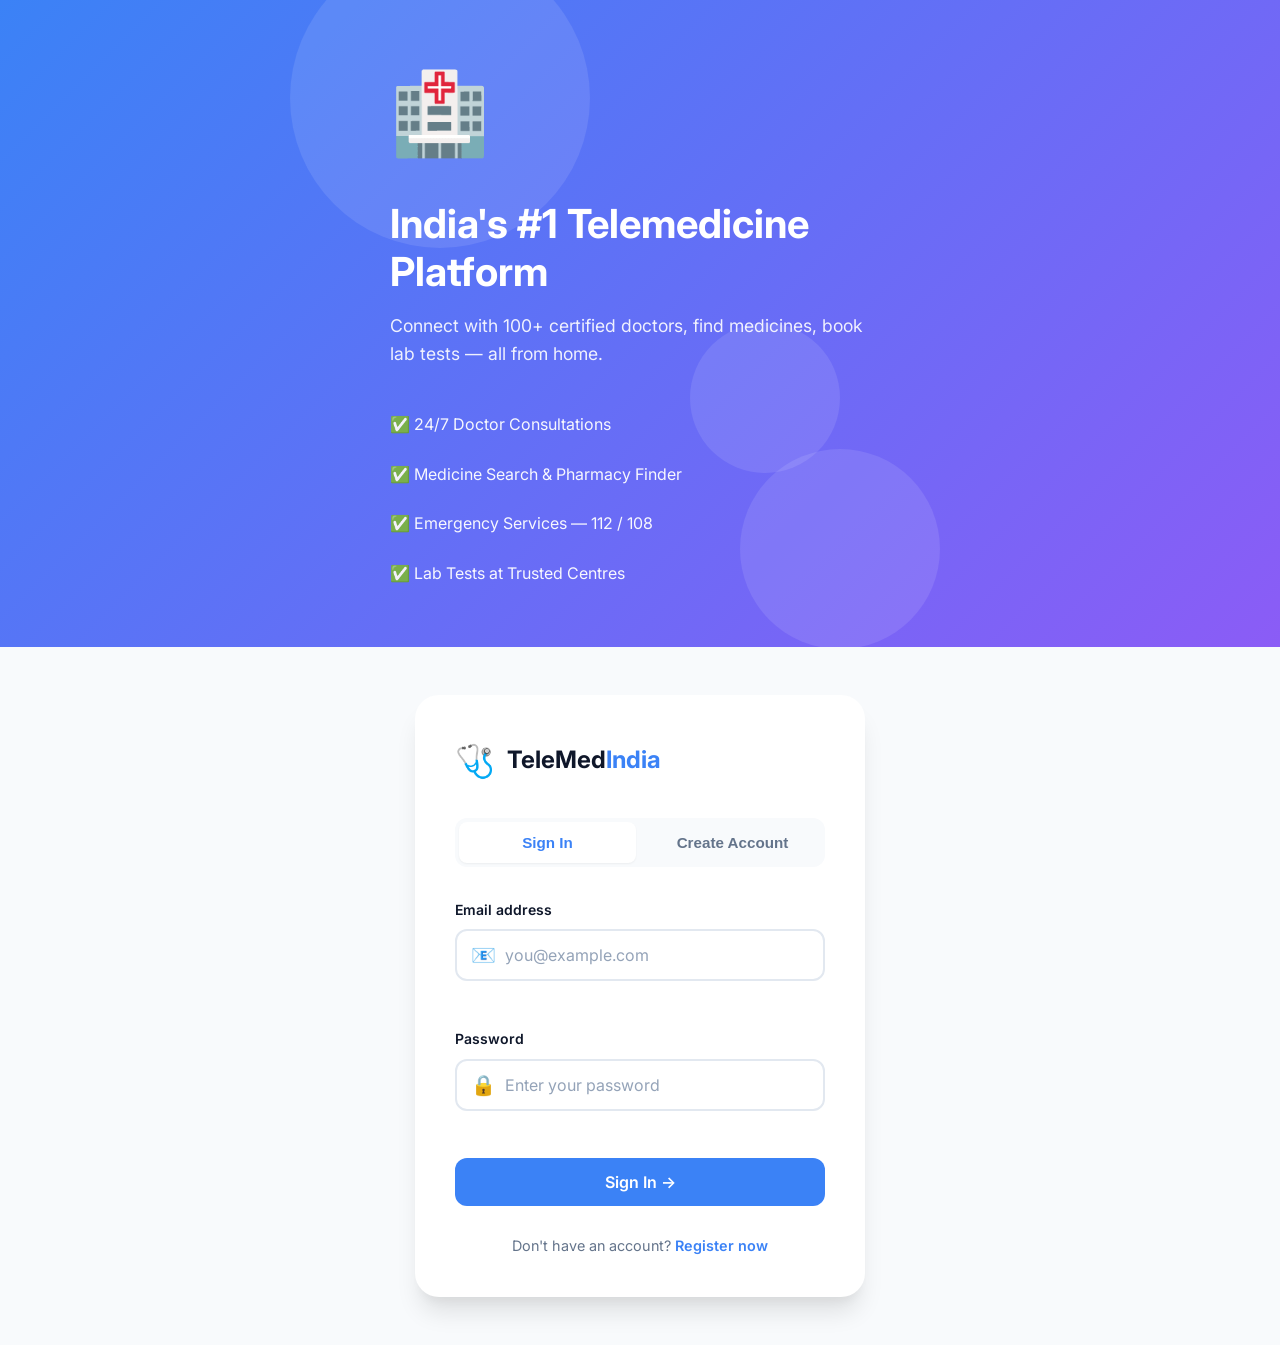
<file: frontend/index.html>
<!DOCTYPE html>
<html lang="en">
<head>
    <meta charset="UTF-8">
    <meta name="viewport" content="width=device-width, initial-scale=1.0">
    <title>TeleMedicine India — Healthcare Anywhere</title>
    <link rel="preconnect" href="https://fonts.googleapis.com">
    <link rel="preconnect" href="https://fonts.gstatic.com" crossorigin>
    <link href="https://fonts.googleapis.com/css2?family=Inter:wght@300;400;500;600;700;800&display=swap" rel="stylesheet">
    <link rel="stylesheet" href="styles.css">
</head>
<body>

<!-- Loading Spinner Overlay -->
<div id="loadingOverlay" class="loading-overlay hidden">
    <div class="spinner-wrap">
        <div class="spinner"></div>
        <p>Loading…</p>
    </div>
</div>

<!-- Toast Container -->
<div id="toastContainer" class="toast-container"></div>

<!-- App Shell -->
<div id="app">

    <!-- ====== LOGIN / REGISTER PAGE ====== -->
    <section id="loginSection" class="section auth-page active">
        <div class="auth-left">
            <div class="auth-illustration">
                <div class="ill-circle ill-c1"></div>
                <div class="ill-circle ill-c2"></div>
                <div class="ill-circle ill-c3"></div>
                <div class="ill-icon">🏥</div>
                <div class="ill-tagline">
                    <h2>India's #1 Telemedicine Platform</h2>
                    <p>Connect with 100+ certified doctors, find medicines, book lab tests — all from home.</p>
                    <ul class="ill-features">
                        <li>✅ 24/7 Doctor Consultations</li>
                        <li>✅ Medicine Search &amp; Pharmacy Finder</li>
                        <li>✅ Emergency Services — 112 / 108</li>
                        <li>✅ Lab Tests at Trusted Centres</li>
                    </ul>
                </div>
            </div>
        </div>
        <div class="auth-right">
            <div class="auth-card">
                <div class="auth-logo">
                    <span class="logo-icon">🩺</span>
                    <span class="logo-text">TeleMed<strong>India</strong></span>
                </div>

                <!-- Toggle -->
                <div class="auth-toggle">
                    <button class="toggle-btn active" onclick="toggleAuth('login')">Sign In</button>
                    <button class="toggle-btn" onclick="toggleAuth('register')">Create Account</button>
                </div>

                <!-- Login Form -->
                <form id="loginForm" class="auth-form">
                    <div class="form-group">
                        <label for="loginEmail">Email address</label>
                        <div class="input-wrap">
                            <span class="input-icon">📧</span>
                            <input type="email" id="loginEmail" required placeholder="you@example.com" autocomplete="email">
                        </div>
                        <span class="field-error" id="loginEmailErr"></span>
                    </div>
                    <div class="form-group">
                        <label for="loginPassword">Password</label>
                        <div class="input-wrap">
                            <span class="input-icon">🔒</span>
                            <input type="password" id="loginPassword" required placeholder="Enter your password" autocomplete="current-password">
                        </div>
                        <span class="field-error" id="loginPasswordErr"></span>
                    </div>
                    <button type="submit" class="btn btn-primary btn-full">Sign In →</button>
                    <p class="auth-switch">Don't have an account? <a href="#" onclick="toggleAuth('register')">Register now</a></p>
                </form>

                <!-- Register Form -->
                <form id="registerForm" class="auth-form hidden">
                    <div class="form-row">
                        <div class="form-group">
                            <label for="regName">Full Name</label>
                            <div class="input-wrap">
                                <span class="input-icon">👤</span>
                                <input type="text" id="regName" required placeholder="Rahul Sharma">
                            </div>
                        </div>
                        <div class="form-group">
                            <label for="regAge">Age</label>
                            <div class="input-wrap">
                                <span class="input-icon">🎂</span>
                                <input type="number" id="regAge" required placeholder="25" min="1" max="120">
                            </div>
                        </div>
                    </div>
                    <div class="form-group">
                        <label for="regEmail">Email address</label>
                        <div class="input-wrap">
                            <span class="input-icon">📧</span>
                            <input type="email" id="regEmail" required placeholder="you@example.com" autocomplete="email">
                        </div>
                    </div>
                    <div class="form-row">
                        <div class="form-group">
                            <label for="regPhone">Phone</label>
                            <div class="input-wrap">
                                <span class="input-icon">📱</span>
                                <input type="tel" id="regPhone" required placeholder="+91 9876543210">
                            </div>
                        </div>
                        <div class="form-group">
                            <label for="regGender">Gender</label>
                            <div class="input-wrap">
                                <span class="input-icon">⚧</span>
                                <select id="regGender" required>
                                    <option value="">Select</option>
                                    <option value="male">Male</option>
                                    <option value="female">Female</option>
                                    <option value="other">Other</option>
                                </select>
                            </div>
                        </div>
                    </div>
                    <div class="form-group">
                        <label for="regAddress">Address</label>
                        <div class="input-wrap">
                            <span class="input-icon">📍</span>
                            <textarea id="regAddress" required placeholder="Enter your address" rows="2"></textarea>
                        </div>
                    </div>
                    <div class="form-group">
                        <label for="regPassword">Password</label>
                        <div class="input-wrap">
                            <span class="input-icon">🔒</span>
                            <input type="password" id="regPassword" required placeholder="Create a strong password" autocomplete="new-password">
                        </div>
                    </div>
                    <button type="submit" class="btn btn-primary btn-full">Create Account →</button>
                    <p class="auth-switch">Already have an account? <a href="#" onclick="toggleAuth('login')">Sign in</a></p>
                </form>
            </div>
        </div>
    </section>

    <!-- ====== MAIN APP SHELL (sidebar + content) ====== -->
    <div id="mainShell" class="main-shell hidden">

        <!-- Sidebar -->
        <aside class="sidebar" id="sidebar">
            <div class="sidebar-logo">
                <span class="logo-icon">🩺</span>
                <span class="logo-text">TeleMed<strong>India</strong></span>
            </div>

            <nav class="sidebar-nav">
                <a class="nav-item active" data-section="home" onclick="showSection('home')">
                    <span class="nav-icon">🏠</span><span class="nav-label">Home</span>
                </a>
                <a class="nav-item" data-section="doctors" onclick="showSection('doctors')">
                    <span class="nav-icon">👨‍⚕️</span><span class="nav-label">Find Doctors</span>
                </a>
                <a class="nav-item" data-section="consultations" onclick="showSection('consultations')">
                    <span class="nav-icon">📋</span><span class="nav-label">Consultations</span>
                </a>
                <a class="nav-item" data-section="medicines" onclick="showSection('medicines')">
                    <span class="nav-icon">💊</span><span class="nav-label">Medicines</span>
                </a>
                <a class="nav-item" data-section="emergency" onclick="showSection('emergency')">
                    <span class="nav-icon">🚑</span><span class="nav-label">Emergency</span>
                </a>
                <a class="nav-item" data-section="labtests" onclick="showSection('labtests')">
                    <span class="nav-icon">🔬</span><span class="nav-label">Lab Tests</span>
                </a>
                <a class="nav-item" data-section="video" onclick="showSection('video')">
                    <span class="nav-icon">📹</span><span class="nav-label">Video Call</span>
                </a>
                <a class="nav-item" data-section="blog" onclick="showSection('blog')">
                    <span class="nav-icon">📰</span><span class="nav-label">Health Blog</span>
                </a>
                <a class="nav-item" data-section="followups" onclick="showSection('followups')">
                    <span class="nav-icon">🗓️</span><span class="nav-label">Follow-ups</span>
                </a>
            </nav>

            <div class="sidebar-footer">
                <div class="sidebar-user" id="sidebarUser">
                    <div class="user-avatar-small" id="sidebarAvatar">U</div>
                    <div class="user-info-small">
                        <span id="sidebarName">User</span>
                        <small>Patient</small>
                    </div>
                </div>
                <button class="btn-logout" onclick="logout()">
                    <span>⎋</span> Logout
                </button>
            </div>
        </aside>

        <!-- Mobile Top Bar -->
        <header class="mobile-topbar">
            <button class="hamburger" onclick="toggleSidebar()">☰</button>
            <span class="mobile-logo">🩺 TeleMedIndia</span>
            <button class="btn-logout-sm" onclick="logout()">⎋</button>
        </header>

        <!-- Content Area -->
        <main class="content-area" id="contentArea">

            <!-- ===== HOME SECTION ===== -->
            <section id="homeSection" class="section hidden">
                <div class="page-header">
                    <div>
                        <h1 class="welcome-title">Good day, <span id="welcomeName">Friend</span> 👋</h1>
                        <p class="welcome-sub">How can we help you today?</p>
                    </div>
                    <div class="date-badge">
                        <span id="todayDate"></span>
                    </div>
                </div>

                <!-- Quick Actions -->
                <div class="quick-actions-grid">
                    <div class="qa-card qa-doctors" onclick="showSection('doctors')">
                        <div class="qa-icon">👨‍⚕️</div>
                        <div class="qa-text">
                            <strong>Find Doctor</strong>
                            <span>100+ specialists</span>
                        </div>
                    </div>
                    <div class="qa-card qa-consult" onclick="showSection('consultations')">
                        <div class="qa-icon">📋</div>
                        <div class="qa-text">
                            <strong>My Consultations</strong>
                            <span>View history</span>
                        </div>
                    </div>
                    <div class="qa-card qa-medicine" onclick="showSection('medicines')">
                        <div class="qa-icon">💊</div>
                        <div class="qa-text">
                            <strong>Medicines</strong>
                            <span>Search &amp; find</span>
                        </div>
                    </div>
                    <div class="qa-card qa-emergency" onclick="showSection('emergency')">
                        <div class="qa-icon">🚑</div>
                        <div class="qa-text">
                            <strong>Emergency</strong>
                            <span>112 · 108</span>
                        </div>
                    </div>
                </div>

                <!-- Health Tip Banner -->
                <div class="health-tip-banner">
                    <div class="tip-icon">💡</div>
                    <div class="tip-content">
                        <strong>Daily Health Tip</strong>
                        <p id="healthTip">Drink at least 8 glasses of water daily to stay hydrated and maintain optimal body function.</p>
                    </div>
                    <button class="tip-refresh" onclick="refreshHealthTip()" title="Next tip">🔄</button>
                </div>

                <!-- Stats Row -->
                <div class="stats-row">
                    <div class="stat-card">
                        <div class="stat-value">100+</div>
                        <div class="stat-label">Qualified Doctors</div>
                    </div>
                    <div class="stat-card">
                        <div class="stat-value">50+</div>
                        <div class="stat-label">Pharmacies</div>
                    </div>
                    <div class="stat-card">
                        <div class="stat-value">1000+</div>
                        <div class="stat-label">Medicines</div>
                    </div>
                    <div class="stat-card">
                        <div class="stat-value">24/7</div>
                        <div class="stat-label">Support</div>
                    </div>
                </div>

                <!-- Feature Cards -->
                <h2 class="section-heading">Our Services</h2>
                <div class="features-grid">
                    <div class="feature-card" onclick="showSection('doctors')">
                        <div class="feature-icon">👨‍⚕️</div>
                        <h3>24/7 Doctor Consultation</h3>
                        <p>Connect with 100+ qualified Indian doctors anytime, anywhere.</p>
                    </div>
                    <div class="feature-card" onclick="showSection('medicines')">
                        <div class="feature-icon">💊</div>
                        <h3>Medicine Finder</h3>
                        <p>Find medicines at pharmacies across India with real-time stock info.</p>
                    </div>
                    <div class="feature-card" onclick="showSection('emergency')">
                        <div class="feature-icon">🚑</div>
                        <h3>Emergency Services</h3>
                        <p>One-tap access to ambulance &amp; emergency contacts across India.</p>
                    </div>
                    <div class="feature-card" onclick="showSection('labtests')">
                        <div class="feature-icon">🔬</div>
                        <h3>Lab Tests</h3>
                        <p>Book tests at trusted diagnostic centres near you.</p>
                    </div>
                    <div class="feature-card" onclick="showSection('video')">
                        <div class="feature-icon">📹</div>
                        <h3>Video Consultations</h3>
                        <p>Face-to-face HD video calls with specialists.</p>
                    </div>
                    <div class="feature-card" onclick="showSection('blog')">
                        <div class="feature-icon">📰</div>
                        <h3>Health Blog</h3>
                        <p>Latest health tips, medical news &amp; wellness guides.</p>
                    </div>
                </div>
            </section>

            <!-- ===== DOCTORS SECTION ===== -->
            <section id="doctorsSection" class="section hidden">
                <div class="page-header">
                    <div>
                        <h1 class="page-title">Find Doctors</h1>
                        <p class="page-sub">Book a consultation with our verified specialists</p>
                    </div>
                </div>
                <!-- Search & Filter -->
                <div class="search-filter-bar">
                    <div class="search-wrap">
                        <span class="search-icon">🔍</span>
                        <input type="text" id="doctorSearchInput" placeholder="Search by name or specialization…" oninput="filterDoctors()">
                    </div>
                    <select id="doctorSpecFilter" onchange="filterDoctors()" class="filter-select">
                        <option value="">All Specializations</option>
                    </select>
                </div>
                <div id="doctorsList" class="doctors-grid">
                    <!-- Doctors loaded here -->
                </div>
            </section>

            <!-- ===== CONSULTATIONS SECTION ===== -->
            <section id="consultationsSection" class="section hidden">
                <div class="page-header">
                    <div>
                        <h1 class="page-title">My Consultations</h1>
                        <p class="page-sub">Your consultation history &amp; status</p>
                    </div>
                </div>
                <div id="consultationsList" class="timeline-list">
                    <!-- Consultations loaded here -->
                </div>
            </section>

            <!-- ===== MEDICINES SECTION ===== -->
            <section id="medicinesSection" class="section hidden">
                <div class="page-header">
                    <div>
                        <h1 class="page-title">Medicines &amp; Pharmacy</h1>
                        <p class="page-sub">Find medicines at pharmacies near you</p>
                    </div>
                </div>
                <div class="search-filter-bar">
                    <div class="search-wrap">
                        <span class="search-icon">🔍</span>
                        <input type="text" id="medicineSearch" placeholder="Search medicines by name…">
                    </div>
                    <button class="btn btn-primary" onclick="searchMedicines()">Search</button>
                </div>
                <div id="medicinesList" class="medicines-grid">
                    <!-- Medicines loaded here -->
                </div>
            </section>

            <!-- ===== EMERGENCY SECTION ===== -->
            <section id="emergencySection" class="section hidden">
                <div class="page-header">
                    <div>
                        <h1 class="page-title">Emergency Services</h1>
                        <p class="page-sub">One-tap access to India's emergency helplines</p>
                    </div>
                </div>
                <div class="emergency-grid">
                    <div class="emergency-card emr-red">
                        <div class="emr-icon">🆘</div>
                        <div class="emr-number">112</div>
                        <div class="emr-name">National Emergency</div>
                        <p class="emr-desc">Police · Fire · Medical emergencies</p>
                        <a href="tel:112" class="btn btn-danger btn-full">📞 Call 112</a>
                    </div>
                    <div class="emergency-card emr-orange">
                        <div class="emr-icon">🚑</div>
                        <div class="emr-number">108</div>
                        <div class="emr-name">Ambulance Services</div>
                        <p class="emr-desc">24/7 ambulance service across India</p>
                        <a href="tel:108" class="btn btn-danger btn-full">📞 Call 108</a>
                    </div>
                    <div class="emergency-card emr-purple">
                        <div class="emr-icon">👩</div>
                        <div class="emr-number">181</div>
                        <div class="emr-name">Women Helpline</div>
                        <p class="emr-desc">24/7 women safety helpline</p>
                        <a href="tel:181" class="btn btn-primary btn-full">📞 Call 181</a>
                    </div>
                    <div class="emergency-card emr-blue">
                        <div class="emr-icon">🧒</div>
                        <div class="emr-number">1098</div>
                        <div class="emr-name">Child Helpline</div>
                        <p class="emr-desc">24/7 child protection helpline</p>
                        <a href="tel:1098" class="btn btn-primary btn-full">📞 Call 1098</a>
                    </div>
                    <div class="emergency-card emr-teal">
                        <div class="emr-icon">🧠</div>
                        <div class="emr-number">011-23381030</div>
                        <div class="emr-name">Mental Health Helpline</div>
                        <p class="emr-desc">24/7 mental health support</p>
                        <a href="tel:01123381030" class="btn btn-primary btn-full">📞 Call Now</a>
                    </div>
                    <div class="emergency-card emr-gray">
                        <div class="emr-icon">🚁</div>
                        <div class="emr-number">9540161344</div>
                        <div class="emr-name">Air Ambulance</div>
                        <p class="emr-desc">Emergency air ambulance service</p>
                        <a href="tel:9540161344" class="btn btn-secondary btn-full">📞 Call Now</a>
                    </div>
                </div>

                <div class="emergency-tips-card">
                    <h3>⚠️ Emergency Tips</h3>
                    <ul>
                        <li>Stay calm and assess the situation carefully.</li>
                        <li>Call the appropriate emergency number immediately.</li>
                        <li>Provide your exact location to the dispatcher.</li>
                        <li>Follow the dispatcher's instructions precisely.</li>
                        <li>Keep a first aid kit ready at home.</li>
                    </ul>
                </div>
            </section>

            <!-- ===== LAB TESTS SECTION ===== -->
            <section id="labtestsSection" class="section hidden">
                <div class="page-header">
                    <div>
                        <h1 class="page-title">Lab Tests &amp; Diagnostics</h1>
                        <p class="page-sub">Book tests at trusted diagnostic centres</p>
                    </div>
                </div>
                <div class="lab-grid">
                    <div class="lab-card">
                        <div class="lab-icon">🩸</div>
                        <h3>Complete Blood Count (CBC)</h3>
                        <p>Full blood analysis including RBC, WBC, platelets</p>
                        <div class="lab-footer">
                            <span class="lab-price">₹350</span>
                            <button class="btn btn-primary btn-sm" onclick="bookLabTest('Complete Blood Count',350)">Book Now</button>
                        </div>
                    </div>
                    <div class="lab-card">
                        <div class="lab-icon">🩺</div>
                        <h3>Blood Sugar Test</h3>
                        <p>Fasting and post-prandial blood sugar levels</p>
                        <div class="lab-footer">
                            <span class="lab-price">₹150</span>
                            <button class="btn btn-primary btn-sm" onclick="bookLabTest('Blood Sugar Test',150)">Book Now</button>
                        </div>
                    </div>
                    <div class="lab-card">
                        <div class="lab-icon">💉</div>
                        <h3>Lipid Profile</h3>
                        <p>Cholesterol, triglycerides, HDL, LDL</p>
                        <div class="lab-footer">
                            <span class="lab-price">₹450</span>
                            <button class="btn btn-primary btn-sm" onclick="bookLabTest('Lipid Profile',450)">Book Now</button>
                        </div>
                    </div>
                    <div class="lab-card">
                        <div class="lab-icon">🦋</div>
                        <h3>Thyroid Function Test</h3>
                        <p>T3, T4, TSH levels</p>
                        <div class="lab-footer">
                            <span class="lab-price">₹400</span>
                            <button class="btn btn-primary btn-sm" onclick="bookLabTest('Thyroid Function Test',400)">Book Now</button>
                        </div>
                    </div>
                    <div class="lab-card">
                        <div class="lab-icon">🫀</div>
                        <h3>Liver Function Test</h3>
                        <p>Complete liver health analysis</p>
                        <div class="lab-footer">
                            <span class="lab-price">₹500</span>
                            <button class="btn btn-primary btn-sm" onclick="bookLabTest('Liver Function Test',500)">Book Now</button>
                        </div>
                    </div>
                    <div class="lab-card">
                        <div class="lab-icon">🫘</div>
                        <h3>Kidney Function Test</h3>
                        <p>Complete kidney health analysis</p>
                        <div class="lab-footer">
                            <span class="lab-price">₹450</span>
                            <button class="btn btn-primary btn-sm" onclick="bookLabTest('Kidney Function Test',450)">Book Now</button>
                        </div>
                    </div>
                    <div class="lab-card">
                        <div class="lab-icon">🧪</div>
                        <h3>Urine Analysis</h3>
                        <p>Complete urine examination</p>
                        <div class="lab-footer">
                            <span class="lab-price">₹150</span>
                            <button class="btn btn-primary btn-sm" onclick="bookLabTest('Urine Analysis',150)">Book Now</button>
                        </div>
                    </div>
                    <div class="lab-card">
                        <div class="lab-icon">☀️</div>
                        <h3>Vitamin D Test</h3>
                        <p>25-hydroxy vitamin D levels</p>
                        <div class="lab-footer">
                            <span class="lab-price">₹600</span>
                            <button class="btn btn-primary btn-sm" onclick="bookLabTest('Vitamin D Test',600)">Book Now</button>
                        </div>
                    </div>
                    <div class="lab-card">
                        <div class="lab-icon">🧬</div>
                        <h3>Vitamin B12 Test</h3>
                        <p>Vitamin B12 levels</p>
                        <div class="lab-footer">
                            <span class="lab-price">₹550</span>
                            <button class="btn btn-primary btn-sm" onclick="bookLabTest('Vitamin B12 Test',550)">Book Now</button>
                        </div>
                    </div>
                </div>

                <h2 class="section-heading" style="margin-top:2rem;">Partner Diagnostic Centres</h2>
                <div class="partners-row">
                    <div class="partner-card">
                        <div class="partner-logo">L</div>
                        <div>
                            <strong>Dr. Lal PathLabs</strong>
                            <p>Available across India</p>
                            <span class="rating">⭐ 4.5/5</span>
                        </div>
                    </div>
                    <div class="partner-card">
                        <div class="partner-logo">T</div>
                        <div>
                            <strong>Thyrocare</strong>
                            <p>Available across India</p>
                            <span class="rating">⭐ 4.3/5</span>
                        </div>
                    </div>
                    <div class="partner-card">
                        <div class="partner-logo">M</div>
                        <div>
                            <strong>Metropolis Healthcare</strong>
                            <p>Available across India</p>
                            <span class="rating">⭐ 4.4/5</span>
                        </div>
                    </div>
                </div>
            </section>

            <!-- ===== VIDEO CONSULTATION SECTION ===== -->
            <section id="videoSection" class="section hidden">
                <div class="page-header">
                    <div>
                        <h1 class="page-title">Video Consultation</h1>
                        <p class="page-sub">Face-to-face with top specialists from home</p>
                    </div>
                </div>
                <div class="video-hero">
                    <div class="video-info">
                        <h2>Connect Instantly with Doctors</h2>
                        <p>Experience HD-quality video consultations with our network of specialists. Share reports, get prescriptions, all from the comfort of your home.</p>
                        <div class="video-features-grid">
                            <div class="vf-item"><span>📹</span><strong>HD Video</strong></div>
                            <div class="vf-item"><span>🖥️</span><strong>Screen Sharing</strong></div>
                            <div class="vf-item"><span>📁</span><strong>File Transfer</strong></div>
                            <div class="vf-item"><span>🔒</span><strong>Encrypted</strong></div>
                        </div>
                        <button onclick="startVideoCall()" class="btn btn-primary btn-lg">▶ Start Video Call</button>
                    </div>
                    <div class="video-demo-box">
                        <div class="vdemo-top">
                            <div class="vdemo-avatar vd-doc">👨‍⚕️</div>
                            <div class="vdemo-label">Dr. Sharma</div>
                        </div>
                        <div class="vdemo-status">🟢 Ready to connect</div>
                        <div class="vdemo-bottom">
                            <div class="vdemo-avatar vd-patient">👤</div>
                            <div class="vdemo-label">You</div>
                        </div>
                    </div>
                </div>

                <h2 class="section-heading">Available for Video Consultation</h2>
                <div class="v-doctors-grid">
                    <div class="v-doctor-card">
                        <div class="doc-avatar-circle" style="background:linear-gradient(135deg,#0ea5e9,#6366f1)">RK</div>
                        <div class="v-doc-info">
                            <strong>Dr. Rajesh Kumar</strong>
                            <span class="spec-badge">General Physician</span>
                            <p>25 years experience</p>
                        </div>
                        <div class="v-doc-side">
                            <span class="avail-badge">● Available</span>
                            <button class="btn btn-primary btn-sm">Book ₹500</button>
                        </div>
                    </div>
                    <div class="v-doctor-card">
                        <div class="doc-avatar-circle" style="background:linear-gradient(135deg,#10b981,#0ea5e9)">MG</div>
                        <div class="v-doc-info">
                            <strong>Dr. Maria Garcia</strong>
                            <span class="spec-badge">Cardiologist</span>
                            <p>18 years experience</p>
                        </div>
                        <div class="v-doc-side">
                            <span class="avail-badge">● Available</span>
                            <button class="btn btn-primary btn-sm">Book ₹800</button>
                        </div>
                    </div>
                    <div class="v-doctor-card">
                        <div class="doc-avatar-circle" style="background:linear-gradient(135deg,#6366f1,#10b981)">SA</div>
                        <div class="v-doc-info">
                            <strong>Dr. Sarah Ahmed</strong>
                            <span class="spec-badge">Pediatrician</span>
                            <p>15 years experience</p>
                        </div>
                        <div class="v-doc-side">
                            <span class="avail-badge">● Available</span>
                            <button class="btn btn-primary btn-sm">Book ₹600</button>
                        </div>
                    </div>
                </div>
            </section>

            <!-- ===== HEALTH BLOG SECTION ===== -->
            <section id="blogSection" class="section hidden">
                <div class="page-header">
                    <div>
                        <h1 class="page-title">Health Blog</h1>
                        <p class="page-sub">Tips, guides, and medical news for you</p>
                    </div>
                </div>
                <div class="blog-grid">
                    <article class="blog-card">
                        <div class="blog-thumb" style="background:linear-gradient(135deg,#0ea5e9,#6366f1)">🏃</div>
                        <div class="blog-body">
                            <span class="blog-tag">Wellness</span>
                            <h3>10 Tips for a Healthy Lifestyle</h3>
                            <p>Simple daily habits that can transform your health and well-being…</p>
                            <div class="blog-meta"><span>Jan 15, 2025</span><button class="btn btn-secondary btn-sm">Read More</button></div>
                        </div>
                    </article>
                    <article class="blog-card">
                        <div class="blog-thumb" style="background:linear-gradient(135deg,#10b981,#0ea5e9)">🥗</div>
                        <div class="blog-body">
                            <span class="blog-tag">Nutrition</span>
                            <h3>Superfoods for Indian Diet</h3>
                            <p>Discover nutritious Indian foods that boost immunity and energy…</p>
                            <div class="blog-meta"><span>Jan 12, 2025</span><button class="btn btn-secondary btn-sm">Read More</button></div>
                        </div>
                    </article>
                    <article class="blog-card">
                        <div class="blog-thumb" style="background:linear-gradient(135deg,#6366f1,#10b981)">😴</div>
                        <div class="blog-body">
                            <span class="blog-tag">Wellness</span>
                            <h3>Importance of Quality Sleep</h3>
                            <p>How adequate sleep affects your physical and mental health…</p>
                            <div class="blog-meta"><span>Jan 10, 2025</span><button class="btn btn-secondary btn-sm">Read More</button></div>
                        </div>
                    </article>
                    <article class="blog-card">
                        <div class="blog-thumb" style="background:linear-gradient(135deg,#f59e0b,#ef4444)">🧘</div>
                        <div class="blog-body">
                            <span class="blog-tag">Fitness</span>
                            <h3>Yoga for Stress Relief</h3>
                            <p>Simple yoga poses to reduce stress and improve mental clarity…</p>
                            <div class="blog-meta"><span>Jan 8, 2025</span><button class="btn btn-secondary btn-sm">Read More</button></div>
                        </div>
                    </article>
                    <article class="blog-card">
                        <div class="blog-thumb" style="background:linear-gradient(135deg,#0ea5e9,#10b981)">💪</div>
                        <div class="blog-body">
                            <span class="blog-tag">Fitness</span>
                            <h3>Home Workout Guide</h3>
                            <p>Effective exercises you can do at home without equipment…</p>
                            <div class="blog-meta"><span>Jan 5, 2025</span><button class="btn btn-secondary btn-sm">Read More</button></div>
                        </div>
                    </article>
                    <article class="blog-card">
                        <div class="blog-thumb" style="background:linear-gradient(135deg,#6366f1,#ef4444)">🧠</div>
                        <div class="blog-body">
                            <span class="blog-tag">Mental Health</span>
                            <h3>Mental Health Awareness</h3>
                            <p>Understanding and managing anxiety and depression…</p>
                            <div class="blog-meta"><span>Jan 3, 2025</span><button class="btn btn-secondary btn-sm">Read More</button></div>
                        </div>
                    </article>
                </div>
            </section>

            <!-- ===== FOLLOW-UPS SECTION ===== -->
            <section id="followupsSection" class="section hidden">
                <div class="page-header">
                    <div>
                        <h1 class="page-title">My Follow-ups</h1>
                        <p class="page-sub">Scheduled follow-up appointments</p>
                    </div>
                </div>
                <div id="followupsList" class="timeline-list">
                    <!-- Follow-ups loaded here -->
                </div>
            </section>

        </main><!-- end content-area -->

        <!-- Bottom Tab Bar (mobile) -->
        <nav class="bottom-tabbar">
            <a class="tab-item active" data-section="home" onclick="showSection('home')">
                <span class="tab-icon">🏠</span><span class="tab-label">Home</span>
            </a>
            <a class="tab-item" data-section="doctors" onclick="showSection('doctors')">
                <span class="tab-icon">👨‍⚕️</span><span class="tab-label">Doctors</span>
            </a>
            <a class="tab-item" data-section="consultations" onclick="showSection('consultations')">
                <span class="tab-icon">📋</span><span class="tab-label">My Care</span>
            </a>
            <a class="tab-item" data-section="medicines" onclick="showSection('medicines')">
                <span class="tab-icon">💊</span><span class="tab-label">Medicines</span>
            </a>
            <a class="tab-item" data-section="emergency" onclick="showSection('emergency')">
                <span class="tab-icon">🚑</span><span class="tab-label">Emergency</span>
            </a>
        </nav>

    </div><!-- end mainShell -->

</div><!-- end #app -->

<!-- ====== CONSULTATION MODAL ====== -->
<div id="consultationModal" class="modal-overlay hidden" onclick="handleModalBackdrop(event)">
    <div class="modal-card" role="dialog" aria-modal="true">
        <div class="modal-header">
            <div>
                <h2>Book Consultation</h2>
                <p id="modalDoctorName" class="modal-doctor-name"></p>
            </div>
            <button class="modal-close" onclick="closeModal('consultationModal')">✕</button>
        </div>
        <form id="consultationForm" class="modal-body">
            <input type="hidden" id="selectedDoctorId">
            <div class="form-group">
                <label for="symptoms">Describe your symptoms</label>
                <textarea id="symptoms" required placeholder="Please describe your symptoms in detail — the more you share, the better your doctor can help." rows="5"></textarea>
                <span class="field-error" id="symptomsErr"></span>
            </div>
            <div class="modal-footer">
                <button type="button" class="btn btn-secondary" onclick="closeModal('consultationModal')">Cancel</button>
                <button type="submit" class="btn btn-primary">Submit Request</button>
            </div>
        </form>
    </div>
</div>

<script src="script.js"></script>
</body>
</html>
</file>
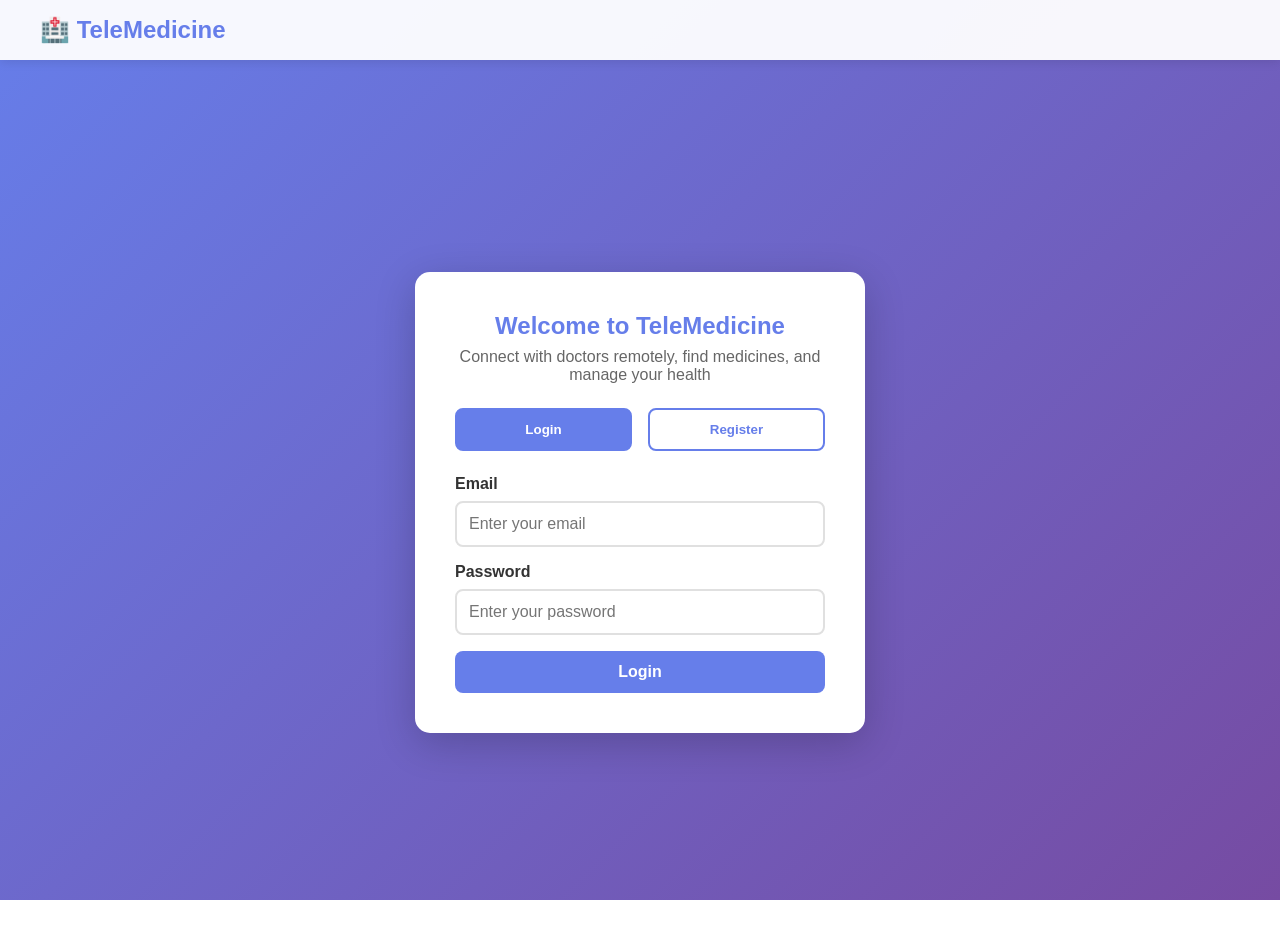
<file: backend/static/index.html>
<!DOCTYPE html>
<html lang="en">
<head>
    <meta charset="UTF-8">
    <meta name="viewport" content="width=device-width, initial-scale=1.0">
    <title>TeleMedicine - Access Healthcare Anywhere</title>
    <link rel="stylesheet" href="styles.css">
</head>
<body>
    <div id="app">
        <!-- Navigation -->
        <nav class="navbar">
            <div class="nav-container">
                <h1 class="logo">🏥 TeleMedicine</h1>
                <div class="nav-links" id="navLinks">
                    <a href="#" onclick="showSection('home')" class="nav-link">Home</a>
                    <a href="#" onclick="showSection('doctors')" class="nav-link">Find Doctors</a>
                    <a href="#" onclick="showSection('medicines')" class="nav-link">Medicines</a>
                    <a href="#" onclick="showSection('consultations')" class="nav-link">My Consultations</a>
                    <a href="#" onclick="showSection('followups')" class="nav-link">Follow-ups</a>
                    <a href="#" onclick="logout()" class="nav-link logout">Logout</a>
                </div>
            </div>
        </nav>

        <!-- Login Section -->
        <section id="loginSection" class="section active">
            <div class="auth-container">
                <div class="auth-box">
                    <h2>Welcome to TeleMedicine</h2>
                    <p>Connect with doctors remotely, find medicines, and manage your health</p>
                    
                    <div class="auth-toggle">
                        <button class="toggle-btn active" onclick="toggleAuth('login')">Login</button>
                        <button class="toggle-btn" onclick="toggleAuth('register')">Register</button>
                    </div>

                    <!-- Login Form -->
                    <form id="loginForm" class="auth-form">
                        <div class="form-group">
                            <label>Email</label>
                            <input type="email" id="loginEmail" required placeholder="Enter your email">
                        </div>
                        <div class="form-group">
                            <label>Password</label>
                            <input type="password" id="loginPassword" required placeholder="Enter your password">
                        </div>
                        <button type="submit" class="btn btn-primary">Login</button>
                    </form>

                    <!-- Register Form -->
                    <form id="registerForm" class="auth-form hidden">
                        <div class="form-group">
                            <label>Full Name</label>
                            <input type="text" id="regName" required placeholder="Enter your full name">
                        </div>
                        <div class="form-group">
                            <label>Email</label>
                            <input type="email" id="regEmail" required placeholder="Enter your email">
                        </div>
                        <div class="form-group">
                            <label>Phone</label>
                            <input type="tel" id="regPhone" required placeholder="Enter your phone number">
                        </div>
                        <div class="form-group">
                            <label>Age</label>
                            <input type="number" id="regAge" required placeholder="Enter your age">
                        </div>
                        <div class="form-group">
                            <label>Gender</label>
                            <select id="regGender" required>
                                <option value="">Select Gender</option>
                                <option value="male">Male</option>
                                <option value="female">Female</option>
                                <option value="other">Other</option>
                            </select>
                        </div>
                        <div class="form-group">
                            <label>Address</label>
                            <textarea id="regAddress" required placeholder="Enter your address"></textarea>
                        </div>
                        <div class="form-group">
                            <label>Password</label>
                            <input type="password" id="regPassword" required placeholder="Create a password">
                        </div>
                        <button type="submit" class="btn btn-primary">Register</button>
                    </form>
                </div>
            </div>
        </section>

        <!-- Home Section -->
        <section id="homeSection" class="section hidden">
            <div class="hero">
                <h2>Your Health, Our Priority</h2>
                <p>Get medical advice from qualified doctors, find available medicines at local pharmacies, and manage your follow-ups digitally.</p>
                <div class="features">
                    <div class="feature-card">
                        <h3>👨‍⚕️ Remote Consultations</h3>
                        <p>Connect with doctors from anywhere</p>
                    </div>
                    <div class="feature-card">
                        <h3>💊 Medicine Availability</h3>
                        <p>Find medicines at nearby pharmacies</p>
                    </div>
                    <div class="feature-card">
                        <h3>📅 Digital Follow-ups</h3>
                        <p>Never miss your appointments</p>
                    </div>
                </div>
            </div>
        </section>

        <!-- Doctors Section -->
        <section id="doctorsSection" class="section hidden">
            <div class="container">
                <h2>Available Doctors</h2>
                
                <!-- Search and Filter -->
                <div class="search-filter-container">
                    <div class="search-box">
                        <input type="text" id="doctorSearch" placeholder="Search doctors by name or specialization..." onkeypress="handleDoctorSearch(event)">
                        <button onclick="searchDoctors()" class="btn btn-primary">🔍 Search</button>
                    </div>
                    <div class="filter-box">
                        <select id="specializationFilter" onchange="filterDoctors()">
                            <option value="">All Specializations</option>
                        </select>
                    </div>
                </div>
                
                <div id="doctorsList" class="doctors-grid">
                    <!-- Doctors will be loaded here -->
                </div>
            </div>
        </section>

        <!-- Consultation Request Modal -->
        <div id="consultationModal" class="modal hidden">
            <div class="modal-content">
                <span class="close" onclick="closeModal('consultationModal')">&times;</span>
                <h2>Request Consultation</h2>
                <form id="consultationForm">
                    <input type="hidden" id="selectedDoctorId">
                    <div class="form-group">
                        <label>Describe your symptoms</label>
                        <textarea id="symptoms" required placeholder="Please describe your symptoms in detail" rows="5"></textarea>
                    </div>
                    <button type="submit" class="btn btn-primary">Submit Request</button>
                </form>
            </div>
        </div>

        <!-- Medicines Section -->
        <section id="medicinesSection" class="section hidden">
            <div class="container">
                <h2>Find Medicines</h2>
                <div class="currency-toggle">
                    <button onclick="setCurrency('inr')" class="currency-btn active" id="inrBtn">₹ INR</button>
                    <button onclick="setCurrency('usd')" class="currency-btn" id="usdBtn">$ USD</button>
                </div>
                <div class="search-box">
                    <input type="text" id="medicineSearch" placeholder="Search for medicines..." onkeypress="handleMedicineSearch(event)">
                    <button onclick="searchMedicines()" class="btn btn-primary">🔍 Search</button>
                </div>
                <div id="medicinesList" class="medicines-grid">
                    <!-- Medicines will be loaded here -->
                </div>
            </div>
        </section>

        <!-- Consultations Section -->
        <section id="consultationsSection" class="section hidden">
            <div class="container">
                <h2>My Consultations</h2>
                <div id="consultationsList" class="consultations-list">
                    <!-- Consultations will be loaded here -->
                </div>
            </div>
        </section>

        <!-- Follow-ups Section -->
        <section id="followupsSection" class="section hidden">
            <div class="container">
                <h2>My Follow-ups</h2>
                <div id="followupsList" class="followups-list">
                    <!-- Follow-ups will be loaded here -->
                </div>
            </div>
        </section>
    </div>

    <script src="script.js"></script>
</body>
</html>
</file>
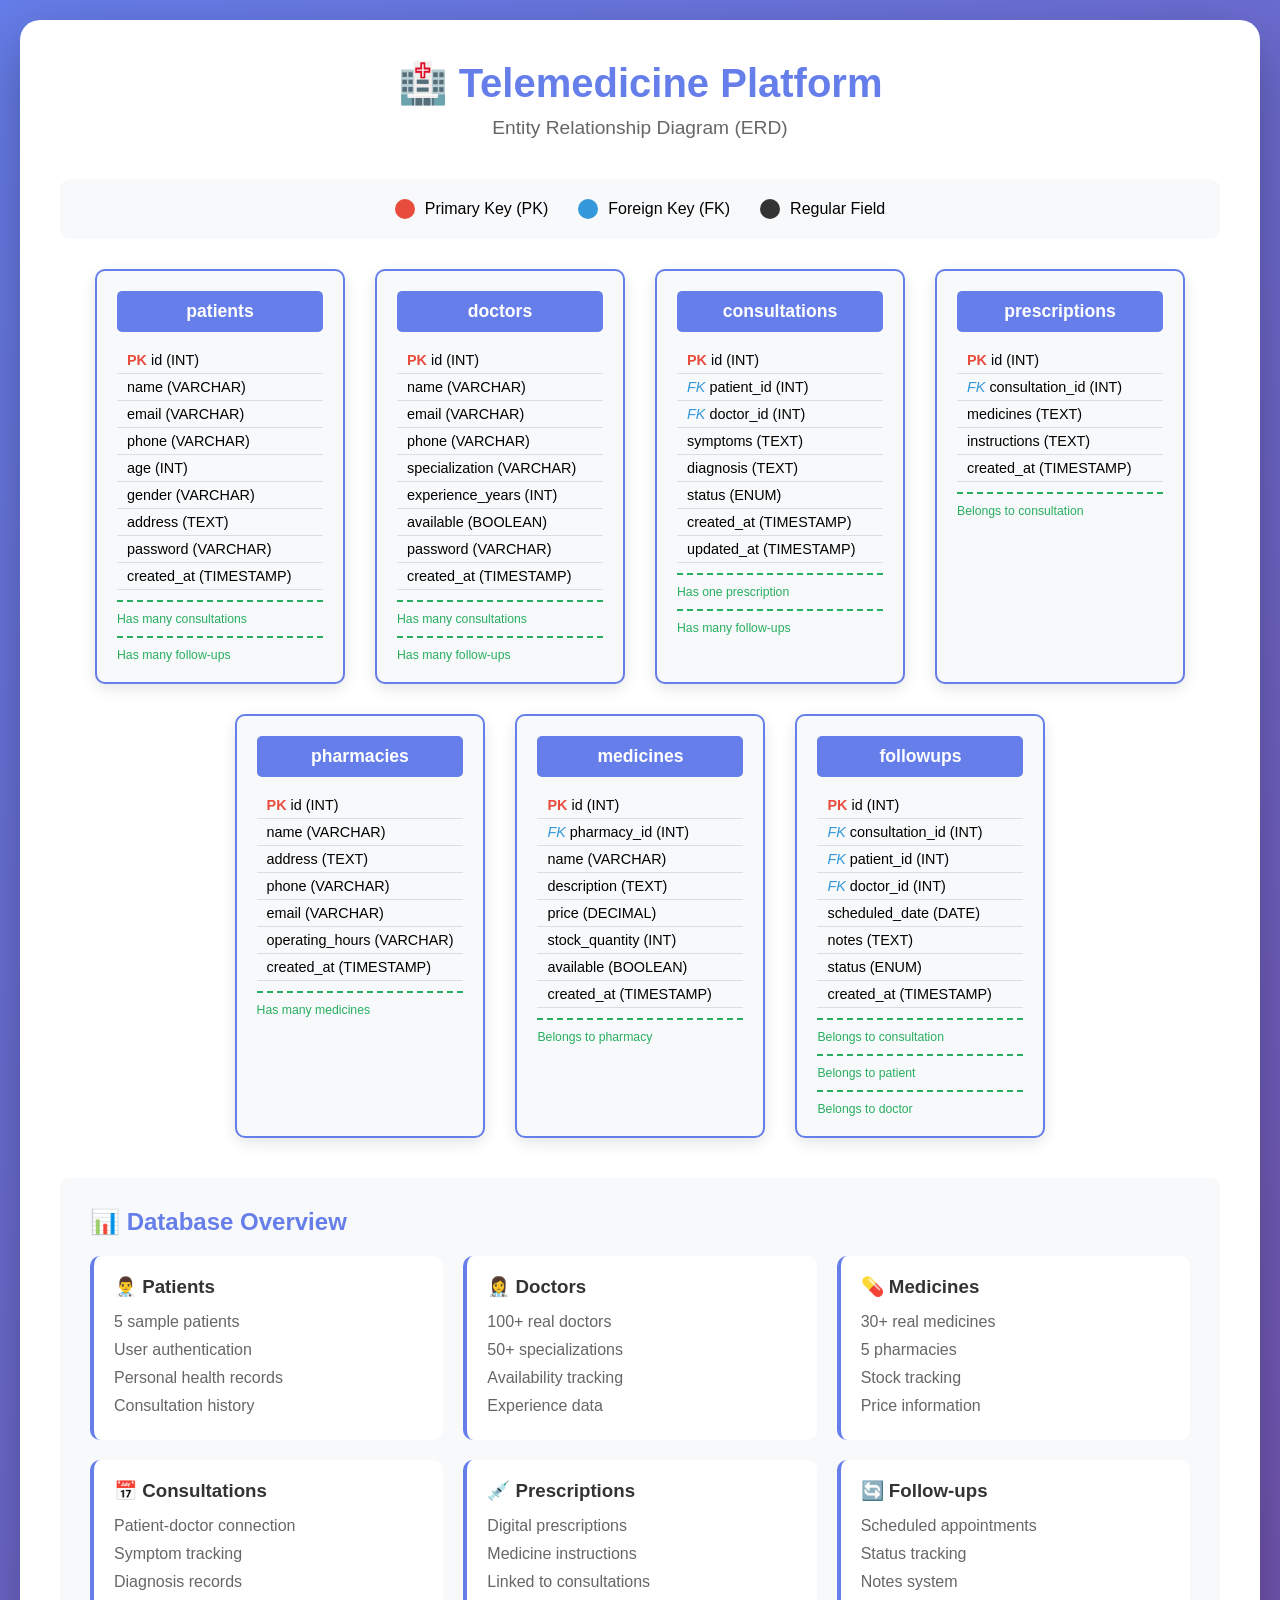
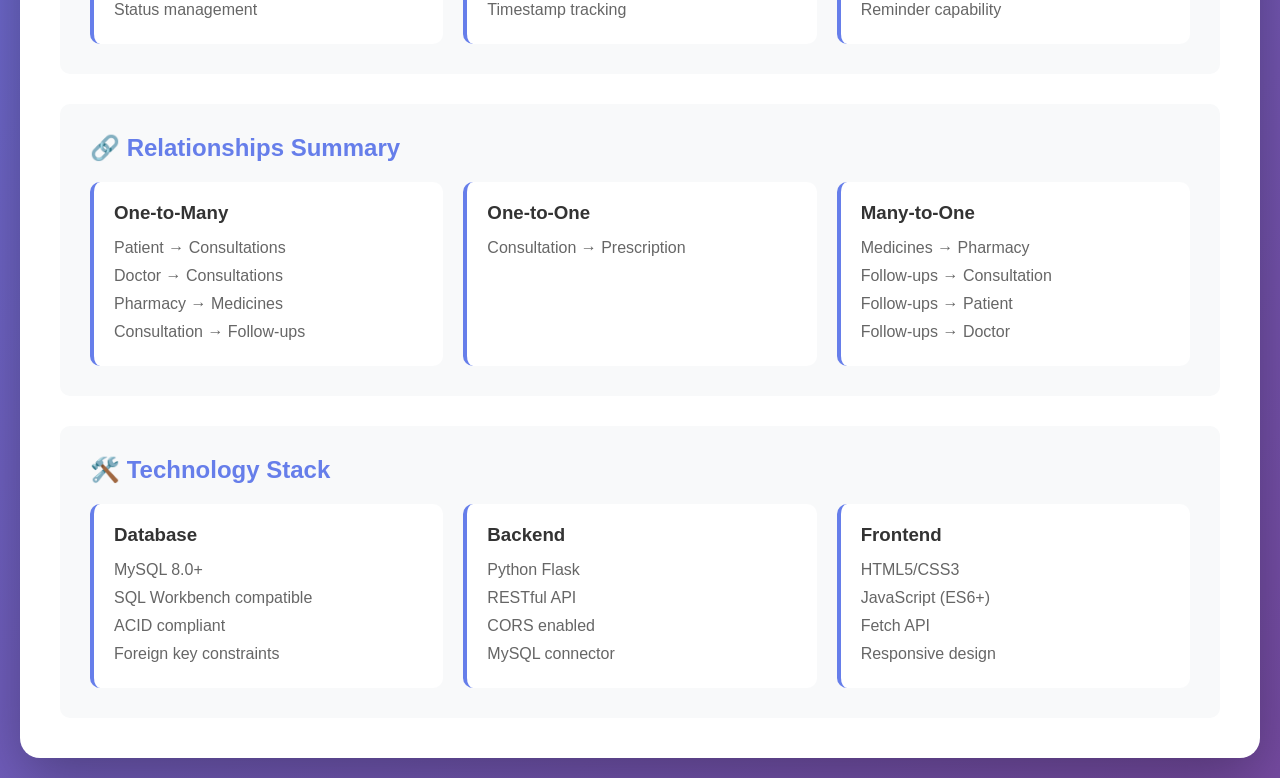
<file: ER_DIAGRAM_PRESENTATION.html>
<!DOCTYPE html>
<html lang="en">
<head>
    <meta charset="UTF-8">
    <meta name="viewport" content="width=device-width, initial-scale=1.0">
    <title>Telemedicine Platform - ER Diagram</title>
    <style>
        * {
            margin: 0;
            padding: 0;
            box-sizing: border-box;
        }

        body {
            font-family: 'Segoe UI', Tahoma, Geneva, Verdana, sans-serif;
            background: linear-gradient(135deg, #667eea 0%, #764ba2 100%);
            padding: 20px;
            min-height: 100vh;
        }

        .container {
            max-width: 1400px;
            margin: 0 auto;
            background: white;
            border-radius: 20px;
            padding: 40px;
            box-shadow: 0 20px 60px rgba(0,0,0,0.3);
        }

        h1 {
            text-align: center;
            color: #667eea;
            margin-bottom: 10px;
            font-size: 2.5em;
        }

        .subtitle {
            text-align: center;
            color: #666;
            margin-bottom: 40px;
            font-size: 1.2em;
        }

        .er-diagram {
            display: flex;
            flex-wrap: wrap;
            justify-content: center;
            gap: 30px;
            margin-bottom: 40px;
        }

        .table {
            background: #f8f9fa;
            border: 2px solid #667eea;
            border-radius: 10px;
            padding: 20px;
            min-width: 250px;
            box-shadow: 0 5px 15px rgba(0,0,0,0.1);
            transition: transform 0.3s;
        }

        .table:hover {
            transform: translateY(-5px);
            box-shadow: 0 10px 25px rgba(0,0,0,0.2);
        }

        .table-title {
            background: #667eea;
            color: white;
            padding: 10px;
            border-radius: 5px;
            margin-bottom: 15px;
            font-weight: bold;
            text-align: center;
            font-size: 1.1em;
        }

        .table-content {
            font-size: 0.9em;
        }

        .field {
            padding: 5px 10px;
            border-bottom: 1px solid #ddd;
        }

        .field:last-child {
            border-bottom: none;
        }

        .pk {
            color: #e74c3c;
            font-weight: bold;
        }

        .fk {
            color: #3498db;
            font-style: italic;
        }

        .relationship {
            color: #27ae60;
            font-size: 0.85em;
            margin-top: 10px;
            padding-top: 10px;
            border-top: 2px dashed #27ae60;
        }

        .info-section {
            background: #f8f9fa;
            padding: 30px;
            border-radius: 10px;
            margin-top: 30px;
        }

        .info-section h2 {
            color: #667eea;
            margin-bottom: 20px;
        }

        .info-grid {
            display: grid;
            grid-template-columns: repeat(auto-fit, minmax(300px, 1fr));
            gap: 20px;
        }

        .info-card {
            background: white;
            padding: 20px;
            border-radius: 10px;
            border-left: 4px solid #667eea;
        }

        .info-card h3 {
            color: #333;
            margin-bottom: 10px;
        }

        .info-card ul {
            list-style: none;
            padding-left: 0;
        }

        .info-card li {
            padding: 5px 0;
            color: #666;
        }

        .legend {
            display: flex;
            justify-content: center;
            gap: 30px;
            margin: 30px 0;
            padding: 20px;
            background: #f8f9fa;
            border-radius: 10px;
        }

        .legend-item {
            display: flex;
            align-items: center;
            gap: 10px;
        }

        .legend-color {
            width: 20px;
            height: 20px;
            border-radius: 50%;
        }

        .pk-legend { background: #e74c3c; }
        .fk-legend { background: #3498db; }
        .normal-legend { background: #333; }

        @media print {
            body {
                background: white;
                padding: 0;
            }
            .container {
                box-shadow: none;
                border-radius: 0;
            }
        }
    </style>
</head>
<body>
    <div class="container">
        <h1>🏥 Telemedicine Platform</h1>
        <p class="subtitle">Entity Relationship Diagram (ERD)</p>

        <div class="legend">
            <div class="legend-item">
                <div class="legend-color pk-legend"></div>
                <span>Primary Key (PK)</span>
            </div>
            <div class="legend-item">
                <div class="legend-color fk-legend"></div>
                <span>Foreign Key (FK)</span>
            </div>
            <div class="legend-item">
                <div class="legend-color normal-legend"></div>
                <span>Regular Field</span>
            </div>
        </div>

        <div class="er-diagram">
            <!-- Patients Table -->
            <div class="table">
                <div class="table-title">patients</div>
                <div class="table-content">
                    <div class="field"><span class="pk">PK</span> id (INT)</div>
                    <div class="field">name (VARCHAR)</div>
                    <div class="field">email (VARCHAR)</div>
                    <div class="field">phone (VARCHAR)</div>
                    <div class="field">age (INT)</div>
                    <div class="field">gender (VARCHAR)</div>
                    <div class="field">address (TEXT)</div>
                    <div class="field">password (VARCHAR)</div>
                    <div class="field">created_at (TIMESTAMP)</div>
                    <div class="relationship">Has many consultations</div>
                    <div class="relationship">Has many follow-ups</div>
                </div>
            </div>

            <!-- Doctors Table -->
            <div class="table">
                <div class="table-title">doctors</div>
                <div class="table-content">
                    <div class="field"><span class="pk">PK</span> id (INT)</div>
                    <div class="field">name (VARCHAR)</div>
                    <div class="field">email (VARCHAR)</div>
                    <div class="field">phone (VARCHAR)</div>
                    <div class="field">specialization (VARCHAR)</div>
                    <div class="field">experience_years (INT)</div>
                    <div class="field">available (BOOLEAN)</div>
                    <div class="field">password (VARCHAR)</div>
                    <div class="field">created_at (TIMESTAMP)</div>
                    <div class="relationship">Has many consultations</div>
                    <div class="relationship">Has many follow-ups</div>
                </div>
            </div>

            <!-- Consultations Table -->
            <div class="table">
                <div class="table-title">consultations</div>
                <div class="table-content">
                    <div class="field"><span class="pk">PK</span> id (INT)</div>
                    <div class="field"><span class="fk">FK</span> patient_id (INT)</div>
                    <div class="field"><span class="fk">FK</span> doctor_id (INT)</div>
                    <div class="field">symptoms (TEXT)</div>
                    <div class="field">diagnosis (TEXT)</div>
                    <div class="field">status (ENUM)</div>
                    <div class="field">created_at (TIMESTAMP)</div>
                    <div class="field">updated_at (TIMESTAMP)</div>
                    <div class="relationship">Has one prescription</div>
                    <div class="relationship">Has many follow-ups</div>
                </div>
            </div>

            <!-- Prescriptions Table -->
            <div class="table">
                <div class="table-title">prescriptions</div>
                <div class="table-content">
                    <div class="field"><span class="pk">PK</span> id (INT)</div>
                    <div class="field"><span class="fk">FK</span> consultation_id (INT)</div>
                    <div class="field">medicines (TEXT)</div>
                    <div class="field">instructions (TEXT)</div>
                    <div class="field">created_at (TIMESTAMP)</div>
                    <div class="relationship">Belongs to consultation</div>
                </div>
            </div>

            <!-- Pharmacies Table -->
            <div class="table">
                <div class="table-title">pharmacies</div>
                <div class="table-content">
                    <div class="field"><span class="pk">PK</span> id (INT)</div>
                    <div class="field">name (VARCHAR)</div>
                    <div class="field">address (TEXT)</div>
                    <div class="field">phone (VARCHAR)</div>
                    <div class="field">email (VARCHAR)</div>
                    <div class="field">operating_hours (VARCHAR)</div>
                    <div class="field">created_at (TIMESTAMP)</div>
                    <div class="relationship">Has many medicines</div>
                </div>
            </div>

            <!-- Medicines Table -->
            <div class="table">
                <div class="table-title">medicines</div>
                <div class="table-content">
                    <div class="field"><span class="pk">PK</span> id (INT)</div>
                    <div class="field"><span class="fk">FK</span> pharmacy_id (INT)</div>
                    <div class="field">name (VARCHAR)</div>
                    <div class="field">description (TEXT)</div>
                    <div class="field">price (DECIMAL)</div>
                    <div class="field">stock_quantity (INT)</div>
                    <div class="field">available (BOOLEAN)</div>
                    <div class="field">created_at (TIMESTAMP)</div>
                    <div class="relationship">Belongs to pharmacy</div>
                </div>
            </div>

            <!-- Follow-ups Table -->
            <div class="table">
                <div class="table-title">followups</div>
                <div class="table-content">
                    <div class="field"><span class="pk">PK</span> id (INT)</div>
                    <div class="field"><span class="fk">FK</span> consultation_id (INT)</div>
                    <div class="field"><span class="fk">FK</span> patient_id (INT)</div>
                    <div class="field"><span class="fk">FK</span> doctor_id (INT)</div>
                    <div class="field">scheduled_date (DATE)</div>
                    <div class="field">notes (TEXT)</div>
                    <div class="field">status (ENUM)</div>
                    <div class="field">created_at (TIMESTAMP)</div>
                    <div class="relationship">Belongs to consultation</div>
                    <div class="relationship">Belongs to patient</div>
                    <div class="relationship">Belongs to doctor</div>
                </div>
            </div>
        </div>

        <div class="info-section">
            <h2>📊 Database Overview</h2>
            <div class="info-grid">
                <div class="info-card">
                    <h3>👨‍⚕️ Patients</h3>
                    <ul>
                        <li>5 sample patients</li>
                        <li>User authentication</li>
                        <li>Personal health records</li>
                        <li>Consultation history</li>
                    </ul>
                </div>
                <div class="info-card">
                    <h3>👩‍⚕️ Doctors</h3>
                    <ul>
                        <li>100+ real doctors</li>
                        <li>50+ specializations</li>
                        <li>Availability tracking</li>
                        <li>Experience data</li>
                    </ul>
                </div>
                <div class="info-card">
                    <h3>💊 Medicines</h3>
                    <ul>
                        <li>30+ real medicines</li>
                        <li>5 pharmacies</li>
                        <li>Stock tracking</li>
                        <li>Price information</li>
                    </ul>
                </div>
                <div class="info-card">
                    <h3>📅 Consultations</h3>
                    <ul>
                        <li>Patient-doctor connection</li>
                        <li>Symptom tracking</li>
                        <li>Diagnosis records</li>
                        <li>Status management</li>
                    </ul>
                </div>
                <div class="info-card">
                    <h3>💉 Prescriptions</h3>
                    <ul>
                        <li>Digital prescriptions</li>
                        <li>Medicine instructions</li>
                        <li>Linked to consultations</li>
                        <li>Timestamp tracking</li>
                    </ul>
                </div>
                <div class="info-card">
                    <h3>🔄 Follow-ups</h3>
                    <ul>
                        <li>Scheduled appointments</li>
                        <li>Status tracking</li>
                        <li>Notes system</li>
                        <li>Reminder capability</li>
                    </ul>
                </div>
            </div>
        </div>

        <div class="info-section">
            <h2>🔗 Relationships Summary</h2>
            <div class="info-grid">
                <div class="info-card">
                    <h3>One-to-Many</h3>
                    <ul>
                        <li>Patient → Consultations</li>
                        <li>Doctor → Consultations</li>
                        <li>Pharmacy → Medicines</li>
                        <li>Consultation → Follow-ups</li>
                    </ul>
                </div>
                <div class="info-card">
                    <h3>One-to-One</h3>
                    <ul>
                        <li>Consultation → Prescription</li>
                    </ul>
                </div>
                <div class="info-card">
                    <h3>Many-to-One</h3>
                    <ul>
                        <li>Medicines → Pharmacy</li>
                        <li>Follow-ups → Consultation</li>
                        <li>Follow-ups → Patient</li>
                        <li>Follow-ups → Doctor</li>
                    </ul>
                </div>
            </div>
        </div>

        <div class="info-section">
            <h2>🛠️ Technology Stack</h2>
            <div class="info-grid">
                <div class="info-card">
                    <h3>Database</h3>
                    <ul>
                        <li>MySQL 8.0+</li>
                        <li>SQL Workbench compatible</li>
                        <li>ACID compliant</li>
                        <li>Foreign key constraints</li>
                    </ul>
                </div>
                <div class="info-card">
                    <h3>Backend</h3>
                    <ul>
                        <li>Python Flask</li>
                        <li>RESTful API</li>
                        <li>CORS enabled</li>
                        <li>MySQL connector</li>
                    </ul>
                </div>
                <div class="info-card">
                    <h3>Frontend</h3>
                    <ul>
                        <li>HTML5/CSS3</li>
                        <li>JavaScript (ES6+)</li>
                        <li>Fetch API</li>
                        <li>Responsive design</li>
                    </ul>
                </div>
            </div>
        </div>
    </div>
</body>
</html>
</file>
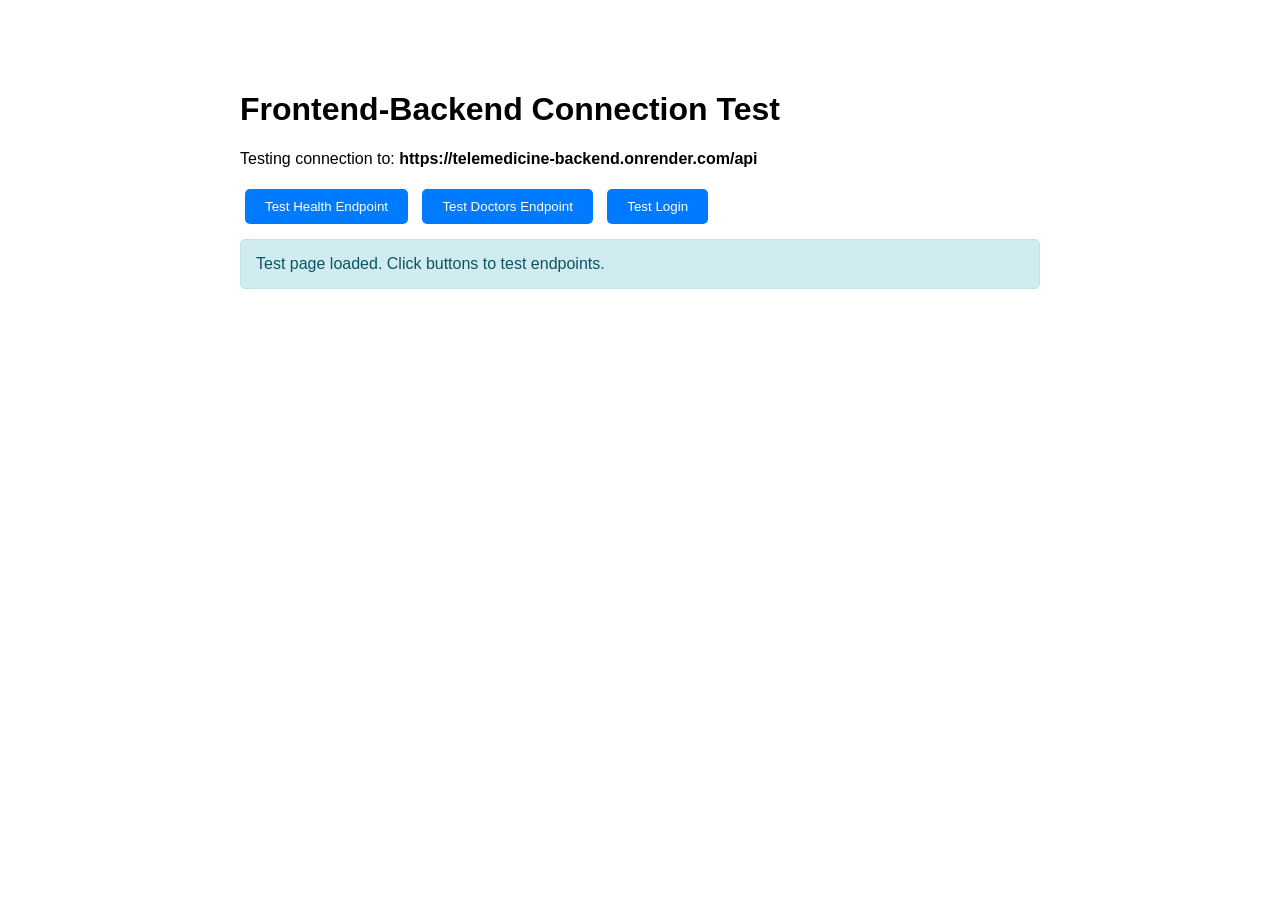
<file: frontend/test-connection.html>
<!DOCTYPE html>
<html lang="en">
<head>
    <meta charset="UTF-8">
    <meta name="viewport" content="width=device-width, initial-scale=1.0">
    <title>API Connection Test</title>
    <style>
        body {
            font-family: Arial, sans-serif;
            max-width: 800px;
            margin: 50px auto;
            padding: 20px;
        }
        .test-result {
            padding: 15px;
            margin: 10px 0;
            border-radius: 5px;
        }
        .success {
            background-color: #d4edda;
            border: 1px solid #c3e6cb;
            color: #155724;
        }
        .error {
            background-color: #f8d7da;
            border: 1px solid #f5c6cb;
            color: #721c24;
        }
        .info {
            background-color: #d1ecf1;
            border: 1px solid #bee5eb;
            color: #0c5460;
        }
        button {
            padding: 10px 20px;
            margin: 5px;
            cursor: pointer;
            background-color: #007bff;
            color: white;
            border: none;
            border-radius: 5px;
        }
        button:hover {
            background-color: #0056b3;
        }
    </style>
</head>
<body>
    <h1>Frontend-Backend Connection Test</h1>
    <p>Testing connection to: <strong id="apiUrl"></strong></p>

    <button onclick="testHealth()">Test Health Endpoint</button>
    <button onclick="testDoctors()">Test Doctors Endpoint</button>
    <button onclick="testLogin()">Test Login</button>

    <div id="results"></div>

    <script>
        const API_URL = (window.location.hostname === 'localhost' || window.location.hostname === '127.0.0.1')
            ? 'http://localhost:5000/api'
            : 'https://telemedicine-backend.onrender.com/api';
        document.getElementById('apiUrl').textContent = API_URL;

        function addResult(message, type) {
            const resultsDiv = document.getElementById('results');
            const resultDiv = document.createElement('div');
            resultDiv.className = `test-result ${type}`;
            resultDiv.innerHTML = message;
            resultsDiv.appendChild(resultDiv);
        }

        async function testHealth() {
            addResult('Testing health endpoint...', 'info');
            try {
                const response = await fetch(`${API_URL}/health`);
                const data = await response.json();
                if (response.ok) {
                    addResult(`✅ Health check successful: ${data.message}`, 'success');
                } else {
                    addResult(`❌ Health check failed: ${data.error}`, 'error');
                }
            } catch (error) {
                addResult(`❌ Connection error: ${error.message}`, 'error');
            }
        }

        async function testDoctors() {
            addResult('Testing doctors endpoint...', 'info');
            try {
                const response = await fetch(`${API_URL}/doctors`);
                const data = await response.json();
                if (response.ok && Array.isArray(data)) {
                    addResult(`✅ Doctors endpoint successful: Found ${data.length} doctors`, 'success');
                } else {
                    addResult(`❌ Doctors endpoint failed`, 'error');
                }
            } catch (error) {
                addResult(`❌ Connection error: ${error.message}`, 'error');
            }
        }

        async function testLogin() {
            addResult('Testing login endpoint...', 'info');
            try {
                const response = await fetch(`${API_URL}/patients/login`, {
                    method: 'POST',
                    headers: {
                        'Content-Type': 'application/json'
                    },
                    body: JSON.stringify({
                        email: 'john.smith@email.com',
                        password: 'patient123'
                    })
                });
                const data = await response.json();
                if (response.ok) {
                    addResult(`✅ Login successful: ${data.message}`, 'success');
                } else {
                    addResult(`❌ Login failed: ${data.error}`, 'error');
                }
            } catch (error) {
                addResult(`❌ Connection error: ${error.message}`, 'error');
            }
        }

        // Auto-test on load
        window.onload = function() {
            document.getElementById('apiUrl').textContent = API_URL;
            addResult('Test page loaded. Click buttons to test endpoints.', 'info');
        };
    </script>
</body>
</html>
</file>
<file: frontend/styles.css>
/* ============================================
   TELEMEDICINE INDIA - MODERN CSS REDESIGN
   Clean, minimal, accessible design
   ============================================ */

/* ===== RESET & BASE ===== */
* {
    margin: 0;
    padding: 0;
    box-sizing: border-box;
}

:root {
    /* Color Palette */
    --primary: #3b82f6;
    --primary-dark: #2563eb;
    --primary-light: #dbeafe;
    --accent: #10b981;
    --accent-dark: #059669;
    --danger: #ef4444;
    --danger-dark: #dc2626;
    --warning: #f59e0b;
    --purple: #8b5cf6;
    
    /* Neutrals */
    --bg-body: #f8fafc;
    --bg-surface: #ffffff;
    --bg-sidebar: #1e293b;
    --text-primary: #0f172a;
    --text-secondary: #64748b;
    --text-muted: #94a3b8;
    --border-light: #e2e8f0;
    --border-medium: #cbd5e1;
    
    /* Shadows */
    --shadow-sm: 0 1px 2px 0 rgba(0, 0, 0, 0.05);
    --shadow-md: 0 4px 6px -1px rgba(0, 0, 0, 0.1), 0 2px 4px -1px rgba(0, 0, 0, 0.06);
    --shadow-lg: 0 10px 15px -3px rgba(0, 0, 0, 0.1), 0 4px 6px -2px rgba(0, 0, 0, 0.05);
    --shadow-xl: 0 20px 25px -5px rgba(0, 0, 0, 0.1), 0 10px 10px -5px rgba(0, 0, 0, 0.04);
    
    /* Spacing */
    --radius-sm: 8px;
    --radius-md: 12px;
    --radius-lg: 16px;
    --radius-xl: 24px;
    --radius-full: 9999px;
    
    /* Transitions */
    --transition-fast: 150ms ease;
    --transition-base: 250ms ease;
    --transition-slow: 350ms ease;
}

body {
    font-family: 'Inter', -apple-system, BlinkMacSystemFont, 'Segoe UI', sans-serif;
    background: var(--bg-body);
    color: var(--text-primary);
    line-height: 1.6;
    min-height: 100vh;
    -webkit-font-smoothing: antialiased;
    -moz-osx-font-smoothing: grayscale;
}

/* ===== LOADING OVERLAY ===== */
.loading-overlay {
    position: fixed;
    top: 0;
    left: 0;
    width: 100%;
    height: 100%;
    background: rgba(255, 255, 255, 0.95);
    display: flex;
    align-items: center;
    justify-content: center;
    z-index: 9999;
    transition: opacity var(--transition-base);
}

.loading-overlay.hidden {
    opacity: 0;
    pointer-events: none;
}

.spinner-wrap {
    text-align: center;
}

.spinner {
    width: 48px;
    height: 48px;
    border: 4px solid var(--border-light);
    border-top-color: var(--primary);
    border-radius: 50%;
    animation: spin 0.8s linear infinite;
    margin: 0 auto 1rem;
}

@keyframes spin {
    to { transform: rotate(360deg); }
}

.spinner-wrap p {
    color: var(--text-secondary);
    font-size: 0.9rem;
}

/* ===== TOAST NOTIFICATIONS ===== */
.toast-container {
    position: fixed;
    top: 20px;
    right: 20px;
    z-index: 10000;
    display: flex;
    flex-direction: column;
    gap: 12px;
}

.toast {
    background: var(--bg-surface);
    padding: 16px 20px;
    border-radius: var(--radius-md);
    box-shadow: var(--shadow-xl);
    min-width: 300px;
    max-width: 400px;
    animation: slideIn 0.3s ease;
    display: flex;
    align-items: center;
    gap: 12px;
}

.toast.success { border-left: 4px solid var(--accent); }
.toast.error { border-left: 4px solid var(--danger); }
.toast.warning { border-left: 4px solid var(--warning); }
.toast.info { border-left: 4px solid var(--primary); }

@keyframes slideIn {
    from {
        transform: translateX(100%);
        opacity: 0;
    }
    to {
        transform: translateX(0);
        opacity: 1;
    }
}

/* ===== AUTH PAGE ===== */
.auth-page {
    display: flex;
    min-height: 100vh;
    background: linear-gradient(135deg, var(--primary-light) 0%, #e0e7ff 100%);
}

.auth-left {
    flex: 1;
    display: flex;
    align-items: center;
    justify-content: center;
    padding: 3rem;
    background: linear-gradient(135deg, var(--primary) 0%, var(--purple) 100%);
    position: relative;
    overflow: hidden;
}

.auth-illustration {
    position: relative;
    z-index: 1;
    color: white;
    max-width: 500px;
}

.ill-circle {
    position: absolute;
    border-radius: 50%;
    background: rgba(255, 255, 255, 0.1);
}

.ill-c1 { width: 300px; height: 300px; top: -100px; left: -100px; }
.ill-c2 { width: 200px; height: 200px; bottom: -50px; right: -50px; }
.ill-c3 { width: 150px; height: 150px; top: 50%; right: 10%; }

.ill-icon {
    font-size: 5rem;
    margin-bottom: 1.5rem;
}

.ill-tagline h2 {
    font-size: 2.5rem;
    font-weight: 700;
    margin-bottom: 1rem;
    line-height: 1.2;
}

.ill-tagline p {
    font-size: 1.1rem;
    opacity: 0.9;
    margin-bottom: 2rem;
}

.ill-features {
    list-style: none;
}

.ill-features li {
    padding: 0.75rem 0;
    font-size: 1rem;
    opacity: 0.95;
}

.auth-right {
    flex: 1;
    display: flex;
    align-items: center;
    justify-content: center;
    padding: 3rem;
    background: var(--bg-body);
}

.auth-card {
    background: var(--bg-surface);
    padding: 2.5rem;
    border-radius: var(--radius-xl);
    box-shadow: var(--shadow-xl);
    width: 100%;
    max-width: 450px;
}

.auth-logo {
    display: flex;
    align-items: center;
    gap: 0.75rem;
    margin-bottom: 2rem;
}

.logo-icon {
    font-size: 2rem;
}

.logo-text {
    font-size: 1.5rem;
    font-weight: 700;
    color: var(--text-primary);
}

.logo-text strong {
    color: var(--primary);
}

.auth-toggle {
    display: flex;
    gap: 0.5rem;
    margin-bottom: 2rem;
    background: var(--bg-body);
    padding: 0.25rem;
    border-radius: var(--radius-md);
}

.toggle-btn {
    flex: 1;
    padding: 0.75rem;
    border: none;
    background: transparent;
    color: var(--text-secondary);
    font-weight: 600;
    font-size: 0.95rem;
    border-radius: var(--radius-sm);
    cursor: pointer;
    transition: all var(--transition-fast);
}

.toggle-btn:hover {
    color: var(--text-primary);
}

.toggle-btn.active {
    background: var(--bg-surface);
    color: var(--primary);
    box-shadow: var(--shadow-sm);
}

/* ===== FORMS ===== */
.auth-form {
    display: flex;
    flex-direction: column;
    gap: 1.25rem;
}

.auth-form.hidden {
    display: none;
}

.form-row {
    display: grid;
    grid-template-columns: 1fr 1fr;
    gap: 1rem;
}

.form-group {
    display: flex;
    flex-direction: column;
    gap: 0.5rem;
}

.form-group label {
    font-size: 0.875rem;
    font-weight: 600;
    color: var(--text-primary);
}

.input-wrap {
    position: relative;
    display: flex;
    align-items: center;
}

.input-icon {
    position: absolute;
    left: 1rem;
    font-size: 1.25rem;
    pointer-events: none;
}

.form-group input,
.form-group select,
.form-group textarea {
    width: 100%;
    padding: 0.875rem 1rem 0.875rem 3rem;
    border: 2px solid var(--border-light);
    border-radius: var(--radius-md);
    font-size: 1rem;
    font-family: inherit;
    transition: all var(--transition-fast);
    background: var(--bg-surface);
    color: var(--text-primary);
}

.form-group select {
    cursor: pointer;
    appearance: none;
    background-image: url("data:image/svg+xml,%3Csvg xmlns='http://www.w3.org/2000/svg' width='24' height='24' viewBox='0 0 24 24' fill='none' stroke='%2364748b' stroke-width='2'%3E%3Cpath d='M6 9l6 6 6-6'/%3E%3C/svg%3E");
    background-repeat: no-repeat;
    background-position: right 1rem center;
    background-size: 1rem;
    padding-right: 3rem;
}

.form-group textarea {
    padding: 0.875rem 1rem;
    resize: vertical;
    min-height: 100px;
}

.form-group input:focus,
.form-group select:focus,
.form-group textarea:focus {
    outline: none;
    border-color: var(--primary);
    box-shadow: 0 0 0 3px var(--primary-light);
}

.form-group input::placeholder,
.form-group textarea::placeholder {
    color: var(--text-muted);
}

.field-error {
    font-size: 0.8rem;
    color: var(--danger);
    min-height: 1.2rem;
}

.auth-switch {
    text-align: center;
    font-size: 0.9rem;
    color: var(--text-secondary);
    margin-top: 0.5rem;
}

.auth-switch a {
    color: var(--primary);
    text-decoration: none;
    font-weight: 600;
}

.auth-switch a:hover {
    text-decoration: underline;
}

/* ===== BUTTONS ===== */
.btn {
    display: inline-flex;
    align-items: center;
    justify-content: center;
    gap: 0.5rem;
    padding: 0.875rem 1.5rem;
    border: none;
    border-radius: var(--radius-md);
    font-size: 1rem;
    font-weight: 600;
    font-family: inherit;
    cursor: pointer;
    transition: all var(--transition-fast);
    text-decoration: none;
}

.btn:disabled {
    opacity: 0.6;
    cursor: not-allowed;
}

.btn-primary {
    background: var(--primary);
    color: white;
}

.btn-primary:hover:not(:disabled) {
    background: var(--primary-dark);
    transform: translateY(-1px);
    box-shadow: var(--shadow-md);
}

.btn-primary:active:not(:disabled) {
    transform: translateY(0);
}

.btn-secondary {
    background: var(--text-secondary);
    color: white;
}

.btn-secondary:hover:not(:disabled) {
    background: var(--text-primary);
}

.btn-success {
    background: var(--accent);
    color: white;
}

.btn-success:hover:not(:disabled) {
    background: var(--accent-dark);
}

.btn-danger {
    background: var(--danger);
    color: white;
}

.btn-danger:hover:not(:disabled) {
    background: var(--danger-dark);
}

.btn-full {
    width: 100%;
}

.btn-sm {
    padding: 0.5rem 1rem;
    font-size: 0.875rem;
}

.btn-lg {
    padding: 1rem 2rem;
    font-size: 1.1rem;
}

/* ===== MAIN SHELL ===== */
.main-shell {
    display: flex;
    min-height: 100vh;
}

.main-shell.hidden {
    display: none;
}

/* ===== SIDEBAR ===== */
.sidebar {
    width: 280px;
    background: var(--bg-sidebar);
    display: flex;
    flex-direction: column;
    position: sticky;
    top: 0;
    height: 100vh;
    overflow-y: auto;
    flex-shrink: 0;
}

.sidebar-logo {
    padding: 1.5rem;
    display: flex;
    align-items: center;
    gap: 0.75rem;
    border-bottom: 1px solid rgba(255, 255, 255, 0.1);
}

.sidebar-logo .logo-icon {
    font-size: 1.75rem;
}

.sidebar-logo .logo-text {
    font-size: 1.25rem;
    color: white;
}

.sidebar-logo .logo-text strong {
    color: var(--primary);
}

.sidebar-nav {
    flex: 1;
    padding: 1rem;
    display: flex;
    flex-direction: column;
    gap: 0.25rem;
}

.nav-item {
    display: flex;
    align-items: center;
    gap: 0.75rem;
    padding: 0.875rem 1rem;
    border-radius: var(--radius-md);
    color: rgba(255, 255, 255, 0.7);
    text-decoration: none;
    transition: all var(--transition-fast);
    font-weight: 500;
}

.nav-item:hover {
    background: rgba(255, 255, 255, 0.1);
    color: white;
}

.nav-item.active {
    background: var(--primary);
    color: white;
}

.nav-icon {
    font-size: 1.25rem;
}

.nav-label {
    font-size: 0.95rem;
}

.sidebar-footer {
    padding: 1rem;
    border-top: 1px solid rgba(255, 255, 255, 0.1);
}

.sidebar-user {
    display: flex;
    align-items: center;
    gap: 0.75rem;
    padding: 0.75rem;
    background: rgba(255, 255, 255, 0.05);
    border-radius: var(--radius-md);
    margin-bottom: 0.75rem;
}

.user-avatar-small {
    width: 40px;
    height: 40px;
    border-radius: var(--radius-full);
    background: var(--primary);
    color: white;
    display: flex;
    align-items: center;
    justify-content: center;
    font-weight: 700;
    font-size: 1rem;
}

.user-info-small {
    flex: 1;
    color: white;
}

.user-info-small span {
    display: block;
    font-weight: 600;
    font-size: 0.95rem;
}

.user-info-small small {
    font-size: 0.8rem;
    opacity: 0.7;
}

.btn-logout {
    width: 100%;
    padding: 0.75rem;
    border: none;
    background: rgba(239, 68, 68, 0.2);
    color: #fca5a5;
    border-radius: var(--radius-md);
    font-weight: 600;
    cursor: pointer;
    transition: all var(--transition-fast);
    display: flex;
    align-items: center;
    justify-content: center;
    gap: 0.5rem;
}

.btn-logout:hover {
    background: var(--danger);
    color: white;
}

/* ===== MOBILE TOPBAR ===== */
.mobile-topbar {
    display: none;
    padding: 1rem;
    background: var(--bg-sidebar);
    align-items: center;
    justify-content: space-between;
    position: sticky;
    top: 0;
    z-index: 100;
}

.hamburger {
    background: none;
    border: none;
    font-size: 1.5rem;
    color: white;
    cursor: pointer;
    padding: 0.5rem;
}

.mobile-logo {
    color: white;
    font-weight: 600;
    font-size: 1.1rem;
}

.btn-logout-sm {
    background: none;
    border: none;
    color: #fca5a5;
    font-size: 1.25rem;
    cursor: pointer;
    padding: 0.5rem;
}

/* ===== CONTENT AREA ===== */
.content-area {
    flex: 1;
    padding: 2rem;
    overflow-y: auto;
    background: var(--bg-body);
}

.section {
    display: none;
}

.section.active {
    display: block;
}

.section.hidden {
    display: none;
}

/* ===== PAGE HEADERS ===== */
.page-header {
    margin-bottom: 2rem;
}

.page-title {
    font-size: 2rem;
    font-weight: 700;
    color: var(--text-primary);
    margin-bottom: 0.5rem;
}

.page-sub {
    color: var(--text-secondary);
    font-size: 1.1rem;
}

.welcome-title {
    font-size: 2rem;
    font-weight: 700;
    color: var(--text-primary);
    margin-bottom: 0.5rem;
}

.welcome-sub {
    color: var(--text-secondary);
    font-size: 1.1rem;
}

.date-badge {
    background: var(--bg-surface);
    padding: 0.75rem 1.25rem;
    border-radius: var(--radius-full);
    box-shadow: var(--shadow-sm);
    font-weight: 600;
    color: var(--text-secondary);
    font-size: 0.9rem;
}

/* ===== QUICK ACTIONS ===== */
.quick-actions-grid {
    display: grid;
    grid-template-columns: repeat(auto-fit, minmax(200px, 1fr));
    gap: 1rem;
    margin-bottom: 2rem;
}

.qa-card {
    background: var(--bg-surface);
    padding: 1.5rem;
    border-radius: var(--radius-lg);
    box-shadow: var(--shadow-sm);
    cursor: pointer;
    transition: all var(--transition-base);
    display: flex;
    align-items: center;
    gap: 1rem;
    border: 2px solid transparent;
}

.qa-card:hover {
    transform: translateY(-2px);
    box-shadow: var(--shadow-md);
    border-color: var(--primary-light);
}

.qa-icon {
    font-size: 2rem;
}

.qa-text {
    display: flex;
    flex-direction: column;
}

.qa-text strong {
    font-weight: 600;
    color: var(--text-primary);
    margin-bottom: 0.25rem;
}

.qa-text span {
    font-size: 0.85rem;
    color: var(--text-secondary);
}

/* ===== HEALTH TIP BANNER ===== */
.health-tip-banner {
    background: linear-gradient(135deg, var(--accent) 0%, var(--accent-dark) 100%);
    padding: 1.5rem;
    border-radius: var(--radius-lg);
    margin-bottom: 2rem;
    display: flex;
    align-items: center;
    gap: 1rem;
    color: white;
    box-shadow: var(--shadow-md);
}

.tip-icon {
    font-size: 2rem;
}

.tip-content {
    flex: 1;
}

.tip-content strong {
    font-weight: 600;
    display: block;
    margin-bottom: 0.25rem;
}

.tip-content p {
    font-size: 0.95rem;
    opacity: 0.95;
}

.tip-refresh {
    background: rgba(255, 255, 255, 0.2);
    border: none;
    color: white;
    width: 40px;
    height: 40px;
    border-radius: var(--radius-full);
    cursor: pointer;
    font-size: 1.25rem;
    transition: all var(--transition-fast);
}

.tip-refresh:hover {
    background: rgba(255, 255, 255, 0.3);
}

/* ===== STATS ROW ===== */
.stats-row {
    display: grid;
    grid-template-columns: repeat(auto-fit, minmax(150px, 1fr));
    gap: 1rem;
    margin-bottom: 2rem;
}

.stat-card {
    background: var(--bg-surface);
    padding: 1.5rem;
    border-radius: var(--radius-lg);
    box-shadow: var(--shadow-sm);
    text-align: center;
}

.stat-value {
    font-size: 2rem;
    font-weight: 700;
    color: var(--primary);
    margin-bottom: 0.25rem;
}

.stat-label {
    font-size: 0.9rem;
    color: var(--text-secondary);
    font-weight: 500;
}

/* ===== FEATURES GRID ===== */
.section-heading {
    font-size: 1.5rem;
    font-weight: 700;
    color: var(--text-primary);
    margin-bottom: 1.5rem;
}

.features-grid {
    display: grid;
    grid-template-columns: repeat(auto-fit, minmax(280px, 1fr));
    gap: 1.5rem;
}

.feature-card {
    background: var(--bg-surface);
    padding: 2rem;
    border-radius: var(--radius-lg);
    box-shadow: var(--shadow-sm);
    cursor: pointer;
    transition: all var(--transition-base);
    border: 2px solid transparent;
}

.feature-card:hover {
    transform: translateY(-4px);
    box-shadow: var(--shadow-lg);
    border-color: var(--primary-light);
}

.feature-icon {
    font-size: 2.5rem;
    margin-bottom: 1rem;
}

.feature-card h3 {
    font-size: 1.25rem;
    font-weight: 600;
    color: var(--text-primary);
    margin-bottom: 0.5rem;
}

.feature-card p {
    color: var(--text-secondary);
    font-size: 0.95rem;
    line-height: 1.6;
}

/* ===== SEARCH & FILTER ===== */
.search-filter-bar {
    display: flex;
    gap: 1rem;
    margin-bottom: 2rem;
    flex-wrap: wrap;
}

.search-wrap {
    flex: 1;
    min-width: 200px;
    position: relative;
    display: flex;
    align-items: center;
}

.search-icon {
    position: absolute;
    left: 1rem;
    font-size: 1.25rem;
    color: var(--text-muted);
    pointer-events: none;
}

.search-wrap input {
    width: 100%;
    padding: 0.875rem 1rem 0.875rem 3rem;
    border: 2px solid var(--border-light);
    border-radius: var(--radius-md);
    font-size: 1rem;
    font-family: inherit;
    transition: all var(--transition-fast);
    background: var(--bg-surface);
}

.search-wrap input:focus {
    outline: none;
    border-color: var(--primary);
    box-shadow: 0 0 0 3px var(--primary-light);
}

.filter-select {
    padding: 0.875rem 1rem;
    border: 2px solid var(--border-light);
    border-radius: var(--radius-md);
    font-size: 1rem;
    font-family: inherit;
    background: var(--bg-surface);
    color: var(--text-primary);
    cursor: pointer;
    min-width: 200px;
    transition: all var(--transition-fast);
}

.filter-select:focus {
    outline: none;
    border-color: var(--primary);
    box-shadow: 0 0 0 3px var(--primary-light);
}

/* ===== DOCTORS GRID ===== */
.doctors-grid {
    display: grid;
    grid-template-columns: repeat(auto-fill, minmax(300px, 1fr));
    gap: 1.5rem;
}

.doctor-card {
    background: var(--bg-surface);
    padding: 1.5rem;
    border-radius: var(--radius-lg);
    box-shadow: var(--shadow-sm);
    transition: all var(--transition-base);
    border: 2px solid transparent;
}

.doctor-card:hover {
    transform: translateY(-4px);
    box-shadow: var(--shadow-lg);
    border-color: var(--primary-light);
}

.doctor-card h3 {
    font-size: 1.25rem;
    font-weight: 600;
    color: var(--text-primary);
    margin-bottom: 0.5rem;
}

.doctor-card p {
    color: var(--text-secondary);
    font-size: 0.95rem;
    margin-bottom: 0.5rem;
}

.doctor-card .specialization {
    font-weight: 600;
    color: var(--primary);
    margin-bottom: 0.75rem;
}

/* ===== MEDICINES GRID ===== */
.medicines-grid {
    display: grid;
    grid-template-columns: repeat(auto-fill, minmax(280px, 1fr));
    gap: 1.5rem;
}

.medicine-card {
    background: var(--bg-surface);
    padding: 1.5rem;
    border-radius: var(--radius-lg);
    box-shadow: var(--shadow-sm);
}

.medicine-card h3 {
    font-size: 1.1rem;
    font-weight: 600;
    color: var(--text-primary);
    margin-bottom: 0.5rem;
}

.medicine-card .price {
    font-size: 1.5rem;
    font-weight: 700;
    color: var(--accent);
    margin: 0.75rem 0;
}

.medicine-card .pharmacy {
    color: var(--text-secondary);
    font-size: 0.9rem;
}

/* ===== TIMELINE LIST ===== */
.timeline-list {
    display: flex;
    flex-direction: column;
    gap: 1rem;
}

.consultation-card,
.followup-card {
    background: var(--bg-surface);
    padding: 1.5rem;
    border-radius: var(--radius-lg);
    box-shadow: var(--shadow-sm);
    border-left: 4px solid var(--primary);
}

.consultation-card h3,
.followup-card h3 {
    font-size: 1.1rem;
    font-weight: 600;
    color: var(--text-primary);
    margin-bottom: 0.5rem;
}

.consultation-card p,
.followup-card p {
    color: var(--text-secondary);
    font-size: 0.95rem;
    margin-bottom: 0.5rem;
}

.status {
    display: inline-block;
    padding: 0.375rem 0.875rem;
    border-radius: var(--radius-full);
    font-size: 0.8rem;
    font-weight: 600;
    text-transform: uppercase;
    letter-spacing: 0.025em;
}

.status.pending {
    background: #fef3c7;
    color: #d97706;
}

.status.in_progress {
    background: var(--primary-light);
    color: var(--primary-dark);
}

.status.completed {
    background: #d1fae5;
    color: var(--accent-dark);
}

.status.scheduled {
    background: #f3e8ff;
    color: var(--purple);
}

/* ===== EMERGENCY GRID ===== */
.emergency-grid {
    display: grid;
    grid-template-columns: repeat(auto-fit, minmax(280px, 1fr));
    gap: 1.5rem;
    margin-bottom: 2rem;
}

.emergency-card {
    background: var(--bg-surface);
    padding: 2rem;
    border-radius: var(--radius-lg);
    box-shadow: var(--shadow-sm);
    text-align: center;
    transition: all var(--transition-base);
}

.emergency-card:hover {
    transform: translateY(-4px);
    box-shadow: var(--shadow-lg);
}

.emergency-card.emr-red {
    background: linear-gradient(135deg, var(--danger) 0%, var(--danger-dark) 100%);
    color: white;
}

.emergency-card.emr-orange {
    background: linear-gradient(135deg, var(--warning) 0%, #d97706 100%);
    color: white;
}

.emergency-card.emr-purple {
    background: linear-gradient(135deg, var(--purple) 0%, #7c3aed 100%);
    color: white;
}

.emergency-card.emr-blue {
    background: linear-gradient(135deg, var(--primary) 0%, var(--primary-dark) 100%);
    color: white;
}

.emergency-card.emr-teal {
    background: linear-gradient(135deg, var(--accent) 0%, var(--accent-dark) 100%);
    color: white;
}

.emergency-card.emr-gray {
    background: linear-gradient(135deg, var(--text-secondary) 0%, var(--text-primary) 100%);
    color: white;
}

.emr-icon {
    font-size: 3rem;
    margin-bottom: 0.5rem;
}

.emr-number {
    font-size: 2.5rem;
    font-weight: 700;
    margin: 1rem 0;
}

.emr-name {
    font-size: 1.25rem;
    font-weight: 600;
    margin-bottom: 0.5rem;
}

.emr-desc {
    font-size: 0.9rem;
    opacity: 0.9;
    margin-bottom: 1.5rem;
}

.emergency-card.emr-red .emr-number,
.emergency-card.emr-orange .emr-number,
.emergency-card.emr-purple .emr-number,
.emergency-card.emr-blue .emr-number,
.emergency-card.emr-teal .emr-number,
.emergency-card.emr-gray .emr-number {
    color: white;
}

.emergency-card.emr-red .emr-name,
.emergency-card.emr-orange .emr-name,
.emergency-card.emr-purple .emr-name,
.emergency-card.emr-blue .emr-name,
.emergency-card.emr-teal .emr-name,
.emergency-card.emr-gray .emr-name {
    color: white;
}

.emergency-tips-card {
    background: var(--bg-surface);
    padding: 2rem;
    border-radius: var(--radius-lg);
    box-shadow: var(--shadow-sm);
}

.emergency-tips-card h3 {
    font-size: 1.25rem;
    font-weight: 600;
    color: var(--text-primary);
    margin-bottom: 1rem;
}

.emergency-tips-card ul {
    list-style: none;
}

.emergency-tips-card li {
    padding: 0.75rem 0;
    border-bottom: 1px solid var(--border-light);
    color: var(--text-secondary);
}

.emergency-tips-card li:last-child {
    border-bottom: none;
}

/* ===== LAB TESTS ===== */
.lab-grid {
    display: grid;
    grid-template-columns: repeat(auto-fit, minmax(280px, 1fr));
    gap: 1.5rem;
    margin-bottom: 2rem;
}

.lab-card {
    background: var(--bg-surface);
    padding: 1.5rem;
    border-radius: var(--radius-lg);
    box-shadow: var(--shadow-sm);
    transition: all var(--transition-base);
    border: 2px solid transparent;
}

.lab-card:hover {
    transform: translateY(-4px);
    box-shadow: var(--shadow-lg);
    border-color: var(--primary-light);
}

.lab-icon {
    font-size: 2rem;
    margin-bottom: 0.75rem;
}

.lab-card h3 {
    font-size: 1.1rem;
    font-weight: 600;
    color: var(--text-primary);
    margin-bottom: 0.5rem;
}

.lab-card p {
    color: var(--text-secondary);
    font-size: 0.9rem;
    margin-bottom: 1rem;
}

.lab-footer {
    display: flex;
    align-items: center;
    justify-content: space-between;
    padding-top: 1rem;
    border-top: 1px solid var(--border-light);
}

.lab-price {
    font-size: 1.5rem;
    font-weight: 700;
    color: var(--accent);
}

.partners-row {
    display: grid;
    grid-template-columns: repeat(auto-fit, minmax(250px, 1fr));
    gap: 1rem;
}

.partner-card {
    background: var(--bg-surface);
    padding: 1.5rem;
    border-radius: var(--radius-lg);
    box-shadow: var(--shadow-sm);
    display: flex;
    align-items: center;
    gap: 1rem;
}

.partner-logo {
    width: 50px;
    height: 50px;
    border-radius: var(--radius-full);
    background: var(--primary);
    color: white;
    display: flex;
    align-items: center;
    justify-content: center;
    font-weight: 700;
    font-size: 1.25rem;
}

.partner-card strong {
    font-weight: 600;
    color: var(--text-primary);
    display: block;
}

.partner-card p {
    color: var(--text-secondary);
    font-size: 0.85rem;
    margin: 0.25rem 0;
}

.rating {
    color: var(--warning);
    font-size: 0.9rem;
}

/* ===== VIDEO CONSULTATION ===== */
.video-hero {
    display: grid;
    grid-template-columns: 1fr 1fr;
    gap: 2rem;
    margin-bottom: 2rem;
    align-items: center;
}

.video-info h2 {
    font-size: 2rem;
    font-weight: 700;
    color: var(--text-primary);
    margin-bottom: 1rem;
}

.video-info p {
    color: var(--text-secondary);
    font-size: 1rem;
    line-height: 1.7;
    margin-bottom: 1.5rem;
}

.video-features-grid {
    display: grid;
    grid-template-columns: repeat(2, 1fr);
    gap: 1rem;
    margin-bottom: 1.5rem;
}

.vf-item {
    display: flex;
    align-items: center;
    gap: 0.5rem;
    color: var(--text-secondary);
    font-size: 0.95rem;
}

.vf-item span {
    font-size: 1.25rem;
}

.vf-item strong {
    color: var(--text-primary);
}

.video-demo-box {
    background: linear-gradient(135deg, var(--primary) 0%, var(--purple) 100%);
    border-radius: var(--radius-xl);
    padding: 2rem;
    height: 300px;
    display: flex;
    flex-direction: column;
    justify-content: space-between;
    color: white;
    box-shadow: var(--shadow-lg);
}

.vdemo-top,
.vdemo-bottom {
    display: flex;
    align-items: center;
    gap: 1rem;
}

.vdemo-avatar {
    width: 80px;
    height: 80px;
    border-radius: var(--radius-full);
    background: rgba(255, 255, 255, 0.2);
    display: flex;
    align-items: center;
    justify-content: center;
    font-size: 2.5rem;
}

.vdemo-label {
    font-weight: 600;
    font-size: 1.1rem;
}

.vdemo-status {
    text-align: center;
    font-size: 1.1rem;
    opacity: 0.95;
}

.v-doctors-grid {
    display: grid;
    grid-template-columns: repeat(auto-fit, minmax(300px, 1fr));
    gap: 1.5rem;
}

.v-doctor-card {
    background: var(--bg-surface);
    padding: 1.5rem;
    border-radius: var(--radius-lg);
    box-shadow: var(--shadow-sm);
    display: flex;
    align-items: center;
    gap: 1rem;
}

.doc-avatar-circle {
    width: 60px;
    height: 60px;
    border-radius: var(--radius-full);
    background: var(--primary);
    color: white;
    display: flex;
    align-items: center;
    justify-content: center;
    font-weight: 700;
    font-size: 1.25rem;
}

.v-doc-info {
    flex: 1;
}

.v-doc-info strong {
    font-weight: 600;
    color: var(--text-primary);
    display: block;
    margin-bottom: 0.25rem;
}

.spec-badge {
    display: inline-block;
    background: var(--primary-light);
    color: var(--primary-dark);
    padding: 0.25rem 0.75rem;
    border-radius: var(--radius-full);
    font-size: 0.75rem;
    font-weight: 600;
    margin-bottom: 0.25rem;
}

.v-doc-info p {
    color: var(--text-secondary);
    font-size: 0.85rem;
}

.v-doc-side {
    display: flex;
    flex-direction: column;
    align-items: flex-end;
    gap: 0.5rem;
}

.avail-badge {
    color: var(--accent);
    font-size: 0.8rem;
    font-weight: 600;
}

/* ===== BLOG ===== */
.blog-grid {
    display: grid;
    grid-template-columns: repeat(auto-fit, minmax(300px, 1fr));
    gap: 1.5rem;
}

.blog-card {
    background: var(--bg-surface);
    border-radius: var(--radius-lg);
    overflow: hidden;
    box-shadow: var(--shadow-sm);
    transition: all var(--transition-base);
    border: 2px solid transparent;
}

.blog-card:hover {
    transform: translateY(-4px);
    box-shadow: var(--shadow-lg);
    border-color: var(--primary-light);
}

.blog-thumb {
    height: 180px;
    display: flex;
    align-items: center;
    justify-content: center;
    font-size: 4rem;
}

.blog-body {
    padding: 1.5rem;
}

.blog-tag {
    display: inline-block;
    background: var(--primary-light);
    color: var(--primary-dark);
    padding: 0.25rem 0.75rem;
    border-radius: var(--radius-full);
    font-size: 0.75rem;
    font-weight: 600;
    margin-bottom: 0.75rem;
}

.blog-body h3 {
    font-size: 1.1rem;
    font-weight: 600;
    color: var(--text-primary);
    margin-bottom: 0.5rem;
}

.blog-body p {
    color: var(--text-secondary);
    font-size: 0.9rem;
    margin-bottom: 1rem;
    line-height: 1.6;
}

.blog-meta {
    display: flex;
    align-items: center;
    justify-content: space-between;
    gap: 1rem;
}

.blog-meta span {
    font-size: 0.85rem;
    color: var(--text-muted);
}

/* ===== MODAL ===== */
.modal-overlay {
    position: fixed;
    top: 0;
    left: 0;
    width: 100%;
    height: 100%;
    background: rgba(0, 0, 0, 0.5);
    display: flex;
    align-items: center;
    justify-content: center;
    z-index: 2000;
    padding: 1rem;
    backdrop-filter: blur(4px);
}

.modal-overlay.hidden {
    display: none;
}

.modal-card {
    background: var(--bg-surface);
    border-radius: var(--radius-xl);
    box-shadow: var(--shadow-xl);
    max-width: 500px;
    width: 100%;
    max-height: 90vh;
    overflow-y: auto;
    animation: modalIn 0.3s ease;
}

@keyframes modalIn {
    from {
        transform: scale(0.95);
        opacity: 0;
    }
    to {
        transform: scale(1);
        opacity: 1;
    }
}

.modal-header {
    padding: 1.5rem;
    border-bottom: 1px solid var(--border-light);
    display: flex;
    align-items: flex-start;
    justify-content: space-between;
    gap: 1rem;
}

.modal-header h2 {
    font-size: 1.5rem;
    font-weight: 700;
    color: var(--text-primary);
    margin-bottom: 0.25rem;
}

.modal-doctor-name {
    color: var(--text-secondary);
    font-size: 0.95rem;
}

.modal-close {
    background: none;
    border: none;
    font-size: 1.5rem;
    color: var(--text-muted);
    cursor: pointer;
    padding: 0.25rem;
    line-height: 1;
    transition: color var(--transition-fast);
}

.modal-close:hover {
    color: var(--text-primary);
}

.modal-body {
    padding: 1.5rem;
}

.modal-footer {
    padding: 1.5rem;
    border-top: 1px solid var(--border-light);
    display: flex;
    gap: 1rem;
    justify-content: flex-end;
}

/* ===== BOTTOM TAB BAR (MOBILE) ===== */
.bottom-tabbar {
    display: none;
    position: fixed;
    bottom: 0;
    left: 0;
    right: 0;
    background: var(--bg-surface);
    border-top: 1px solid var(--border-light);
    padding: 0.5rem;
    z-index: 100;
    box-shadow: 0 -2px 10px rgba(0, 0, 0, 0.05);
}

.tab-item {
    flex: 1;
    display: flex;
    flex-direction: column;
    align-items: center;
    gap: 0.25rem;
    padding: 0.5rem;
    border: none;
    background: none;
    color: var(--text-muted);
    cursor: pointer;
    transition: all var(--transition-fast);
    text-decoration: none;
    border-radius: var(--radius-md);
}

.tab-item:hover {
    color: var(--primary);
    background: var(--primary-light);
}

.tab-item.active {
    color: var(--primary);
}

.tab-icon {
    font-size: 1.5rem;
}

.tab-label {
    font-size: 0.75rem;
    font-weight: 500;
}

/* ===== RESPONSIVE DESIGN ===== */
@media (max-width: 1024px) {
    .auth-left {
        display: none;
    }
    
    .auth-right {
        flex: 1;
    }
}

@media (max-width: 768px) {
    .sidebar {
        position: fixed;
        left: -280px;
        top: 0;
        z-index: 1000;
        transition: left var(--transition-base);
    }
    
    .sidebar.open {
        left: 0;
    }
    
    .mobile-topbar {
        display: flex;
    }
    
    .content-area {
        padding: 1rem;
        padding-bottom: 80px;
    }
    
    .bottom-tabbar {
        display: flex;
    }
    
    .page-title,
    .welcome-title {
        font-size: 1.5rem;
    }
    
    .video-hero {
        grid-template-columns: 1fr;
    }
    
    .form-row {
        grid-template-columns: 1fr;
    }
    
    .search-filter-bar {
        flex-direction: column;
    }
    
    .filter-select {
        min-width: 100%;
    }
    
    .modal-card {
        margin: 1rem;
        max-height: calc(100vh - 2rem);
    }
}

@media (max-width: 480px) {
    .auth-card {
        padding: 1.5rem;
    }
    
    .quick-actions-grid {
        grid-template-columns: 1fr;
    }
    
    .stats-row {
        grid-template-columns: repeat(2, 1fr);
    }
    
    .features-grid {
        grid-template-columns: 1fr;
    }
    
    .doctors-grid,
    .medicines-grid,
    .lab-grid,
    .blog-grid,
    .v-doctors-grid {
        grid-template-columns: 1fr;
    }
    
    .emergency-grid {
        grid-template-columns: 1fr;
    }
}

/* ===== ACCESSIBILITY ===== */
@media (prefers-reduced-motion: reduce) {
    * {
        animation-duration: 0.01ms !important;
        animation-iteration-count: 1 !important;
        transition-duration: 0.01ms !important;
    }
}

/* ===== FOCUS STYLES ===== */
button:focus-visible,
a:focus-visible,
input:focus-visible,
select:focus-visible,
textarea:focus-visible {
    outline: 2px solid var(--primary);
    outline-offset: 2px;
}

/* ===== SCROLLBAR ===== */
::-webkit-scrollbar {
    width: 8px;
    height: 8px;
}

::-webkit-scrollbar-track {
    background: var(--bg-body);
}

::-webkit-scrollbar-thumb {
    background: var(--border-medium);
    border-radius: var(--radius-full);
}

::-webkit-scrollbar-thumb:hover {
    background: var(--text-muted);
}
</file>
<file: backend/static/styles.css>
* {
    margin: 0;
    padding: 0;
    box-sizing: border-box;
}

body {
    font-family: 'Segoe UI', Tahoma, Geneva, Verdana, sans-serif;
    background: linear-gradient(135deg, #667eea 0%, #764ba2 100%);
    min-height: 100vh;
    color: #333;
    background-attachment: fixed;
}

/* Navigation */
.navbar {
    background: rgba(255, 255, 255, 0.95);
    padding: 1rem 2rem;
    box-shadow: 0 2px 10px rgba(0, 0, 0, 0.1);
    position: sticky;
    top: 0;
    z-index: 1000;
}

.nav-container {
    max-width: 1200px;
    margin: 0 auto;
    display: flex;
    justify-content: space-between;
    align-items: center;
}

.logo {
    font-size: 1.5rem;
    color: #667eea;
}

.nav-links {
    display: flex;
    gap: 1.5rem;
}

.nav-link {
    text-decoration: none;
    color: #333;
    font-weight: 500;
    transition: color 0.3s;
}

.nav-link:hover {
    color: #667eea;
}

.nav-link.logout {
    color: #e74c3c;
}

/* Sections */
.section {
    padding: 2rem;
    min-height: calc(100vh - 80px);
}

.section.hidden {
    display: none;
}

.section.active {
    display: block;
}

/* Auth Container */
.auth-container {
    display: flex;
    justify-content: center;
    align-items: center;
    min-height: calc(100vh - 80px);
}

.auth-box {
    background: white;
    padding: 2.5rem;
    border-radius: 15px;
    box-shadow: 0 10px 40px rgba(0, 0, 0, 0.2);
    max-width: 450px;
    width: 100%;
}

.auth-box h2 {
    text-align: center;
    margin-bottom: 0.5rem;
    color: #667eea;
}

.auth-box p {
    text-align: center;
    color: #666;
    margin-bottom: 1.5rem;
}

.auth-toggle {
    display: flex;
    gap: 1rem;
    margin-bottom: 1.5rem;
}

.toggle-btn {
    flex: 1;
    padding: 0.75rem;
    border: 2px solid #667eea;
    background: white;
    color: #667eea;
    border-radius: 8px;
    cursor: pointer;
    font-weight: 600;
    transition: all 0.3s;
}

.toggle-btn.active {
    background: #667eea;
    color: white;
}

/* Forms */
.auth-form {
    display: flex;
    flex-direction: column;
    gap: 1rem;
}

.auth-form.hidden {
    display: none;
}

.form-group {
    display: flex;
    flex-direction: column;
    gap: 0.5rem;
}

.form-group label {
    font-weight: 600;
    color: #333;
}

.form-group input,
.form-group select,
.form-group textarea {
    padding: 0.75rem;
    border: 2px solid #e0e0e0;
    border-radius: 8px;
    font-size: 1rem;
    transition: border-color 0.3s;
}

.form-group input:focus,
.form-group select:focus,
.form-group textarea:focus {
    outline: none;
    border-color: #667eea;
}

/* Buttons */
.btn {
    padding: 0.75rem 1.5rem;
    border: none;
    border-radius: 8px;
    font-size: 1rem;
    font-weight: 600;
    cursor: pointer;
    transition: all 0.3s;
}

.btn-primary {
    background: #667eea;
    color: white;
}

.btn-primary:hover {
    background: #5568d3;
    transform: translateY(-2px);
}

.btn-secondary {
    background: #95a5a6;
    color: white;
}

.btn-success {
    background: #27ae60;
    color: white;
}

/* Hero Section */
.hero {
    text-align: center;
    padding: 3rem 1rem;
}

.hero h2 {
    font-size: 2.5rem;
    color: white;
    margin-bottom: 1rem;
}

.hero p {
    font-size: 1.2rem;
    color: rgba(255, 255, 255, 0.9);
    margin-bottom: 2rem;
}

.features {
    display: grid;
    grid-template-columns: repeat(auto-fit, minmax(250px, 1fr));
    gap: 1.5rem;
    max-width: 1200px;
    margin: 0 auto;
}

.feature-card {
    background: white;
    padding: 2rem;
    border-radius: 15px;
    box-shadow: 0 5px 20px rgba(0, 0, 0, 0.1);
    transition: transform 0.3s;
}

.feature-card:hover {
    transform: translateY(-5px);
}

.feature-card h3 {
    color: #667eea;
    margin-bottom: 0.5rem;
}

/* Container */
.container {
    max-width: 1200px;
    margin: 0 auto;
    padding: 1rem;
}

.container h2 {
    color: white;
    margin-bottom: 1.5rem;
}

/* Doctors Grid */
.doctors-grid {
    display: grid;
    grid-template-columns: repeat(auto-fill, minmax(300px, 1fr));
    gap: 1.5rem;
}

/* Search and Filter Container */
.search-filter-container {
    display: flex;
    gap: 1rem;
    margin-bottom: 2rem;
    flex-wrap: wrap;
}

.search-box {
    flex: 2;
    min-width: 250px;
    display: flex;
    gap: 0.5rem;
}

.search-box input {
    flex: 1;
    padding: 0.75rem;
    border: 2px solid #e0e0e0;
    border-radius: 8px;
    font-size: 1rem;
}

.filter-box {
    flex: 1;
    min-width: 200px;
}

.filter-box select {
    width: 100%;
    padding: 0.75rem;
    border: 2px solid #e0e0e0;
    border-radius: 8px;
    font-size: 1rem;
    background: white;
    cursor: pointer;
}

.doctor-card {
    background: white;
    padding: 1.5rem;
    border-radius: 15px;
    box-shadow: 0 5px 20px rgba(0, 0, 0, 0.1);
    transition: transform 0.3s, box-shadow 0.3s;
    border-left: 4px solid #667eea;
}

.doctor-card:hover {
    transform: translateY(-5px);
    box-shadow: 0 10px 30px rgba(0, 0, 0, 0.15);
}

.doctor-card h3 {
    color: #667eea;
    margin-bottom: 0.5rem;
    font-size: 1.25rem;
}

.doctor-card p {
    color: #666;
    margin-bottom: 0.5rem;
    line-height: 1.5;
}

.doctor-card .specialization {
    font-weight: 600;
    color: #333;
    background: linear-gradient(135deg, #667eea 0%, #764ba2 100%);
    -webkit-background-clip: text;
    -webkit-text-fill-color: transparent;
    background-clip: text;
}

/* Search Box */
.search-box {
    display: flex;
    gap: 1rem;
    margin-bottom: 2rem;
}

.search-box input {
    flex: 1;
    padding: 0.75rem;
    border: 2px solid #e0e0e0;
    border-radius: 8px;
    font-size: 1rem;
}

/* Currency Toggle */
.currency-toggle {
    display: flex;
    gap: 1rem;
    margin-bottom: 1.5rem;
    justify-content: center;
}

.currency-btn {
    padding: 0.5rem 1.5rem;
    border: 2px solid #667eea;
    background: white;
    color: #667eea;
    border-radius: 20px;
    cursor: pointer;
    font-weight: 600;
    transition: all 0.3s;
}

.currency-btn:hover {
    background: #667eea;
    color: white;
}

.currency-btn.active {
    background: #667eea;
    color: white;
}

/* Medicines Grid */
.medicines-grid {
    display: grid;
    grid-template-columns: repeat(auto-fill, minmax(280px, 1fr));
    gap: 1.5rem;
}

.medicine-card {
    background: white;
    padding: 1.5rem;
    border-radius: 15px;
    box-shadow: 0 5px 20px rgba(0, 0, 0, 0.1);
}

.medicine-card h3 {
    color: #667eea;
    margin-bottom: 0.5rem;
}

.medicine-card .price {
    font-size: 1.25rem;
    font-weight: 700;
    color: #27ae60;
    margin: 0.5rem 0;
}

.medicine-card .pharmacy {
    color: #666;
    font-size: 0.9rem;
}

/* Consultations List */
.consultations-list,
.followups-list {
    display: flex;
    flex-direction: column;
    gap: 1rem;
}

.consultation-card,
.followup-card {
    background: white;
    padding: 1.5rem;
    border-radius: 15px;
    box-shadow: 0 5px 20px rgba(0, 0, 0, 0.1);
}

.consultation-card h3,
.followup-card h3 {
    color: #667eea;
    margin-bottom: 0.5rem;
}

.status {
    display: inline-block;
    padding: 0.25rem 0.75rem;
    border-radius: 20px;
    font-size: 0.85rem;
    font-weight: 600;
}

.status.pending {
    background: #f39c12;
    color: white;
}

.status.in_progress {
    background: #3498db;
    color: white;
}

.status.completed {
    background: #27ae60;
    color: white;
}

.status.scheduled {
    background: #9b59b6;
    color: white;
}

/* Modal */
.modal {
    position: fixed;
    top: 0;
    left: 0;
    width: 100%;
    height: 100%;
    background: rgba(0, 0, 0, 0.5);
    display: flex;
    justify-content: center;
    align-items: center;
    z-index: 2000;
}

.modal.hidden {
    display: none;
}

.modal-content {
    background: white;
    padding: 2rem;
    border-radius: 15px;
    max-width: 500px;
    width: 90%;
    position: relative;
}

.close {
    position: absolute;
    top: 1rem;
    right: 1.5rem;
    font-size: 2rem;
    cursor: pointer;
    color: #666;
}

.close:hover {
    color: #333;
}

/* Responsive */
@media (max-width: 768px) {
    .nav-container {
        flex-direction: column;
        gap: 1rem;
    }

    .nav-links {
        flex-wrap: wrap;
        justify-content: center;
    }

    .doctors-grid,
    .medicines-grid {
        grid-template-columns: 1fr;
    }

    .search-box {
        flex-direction: column;
    }
}
</file>
